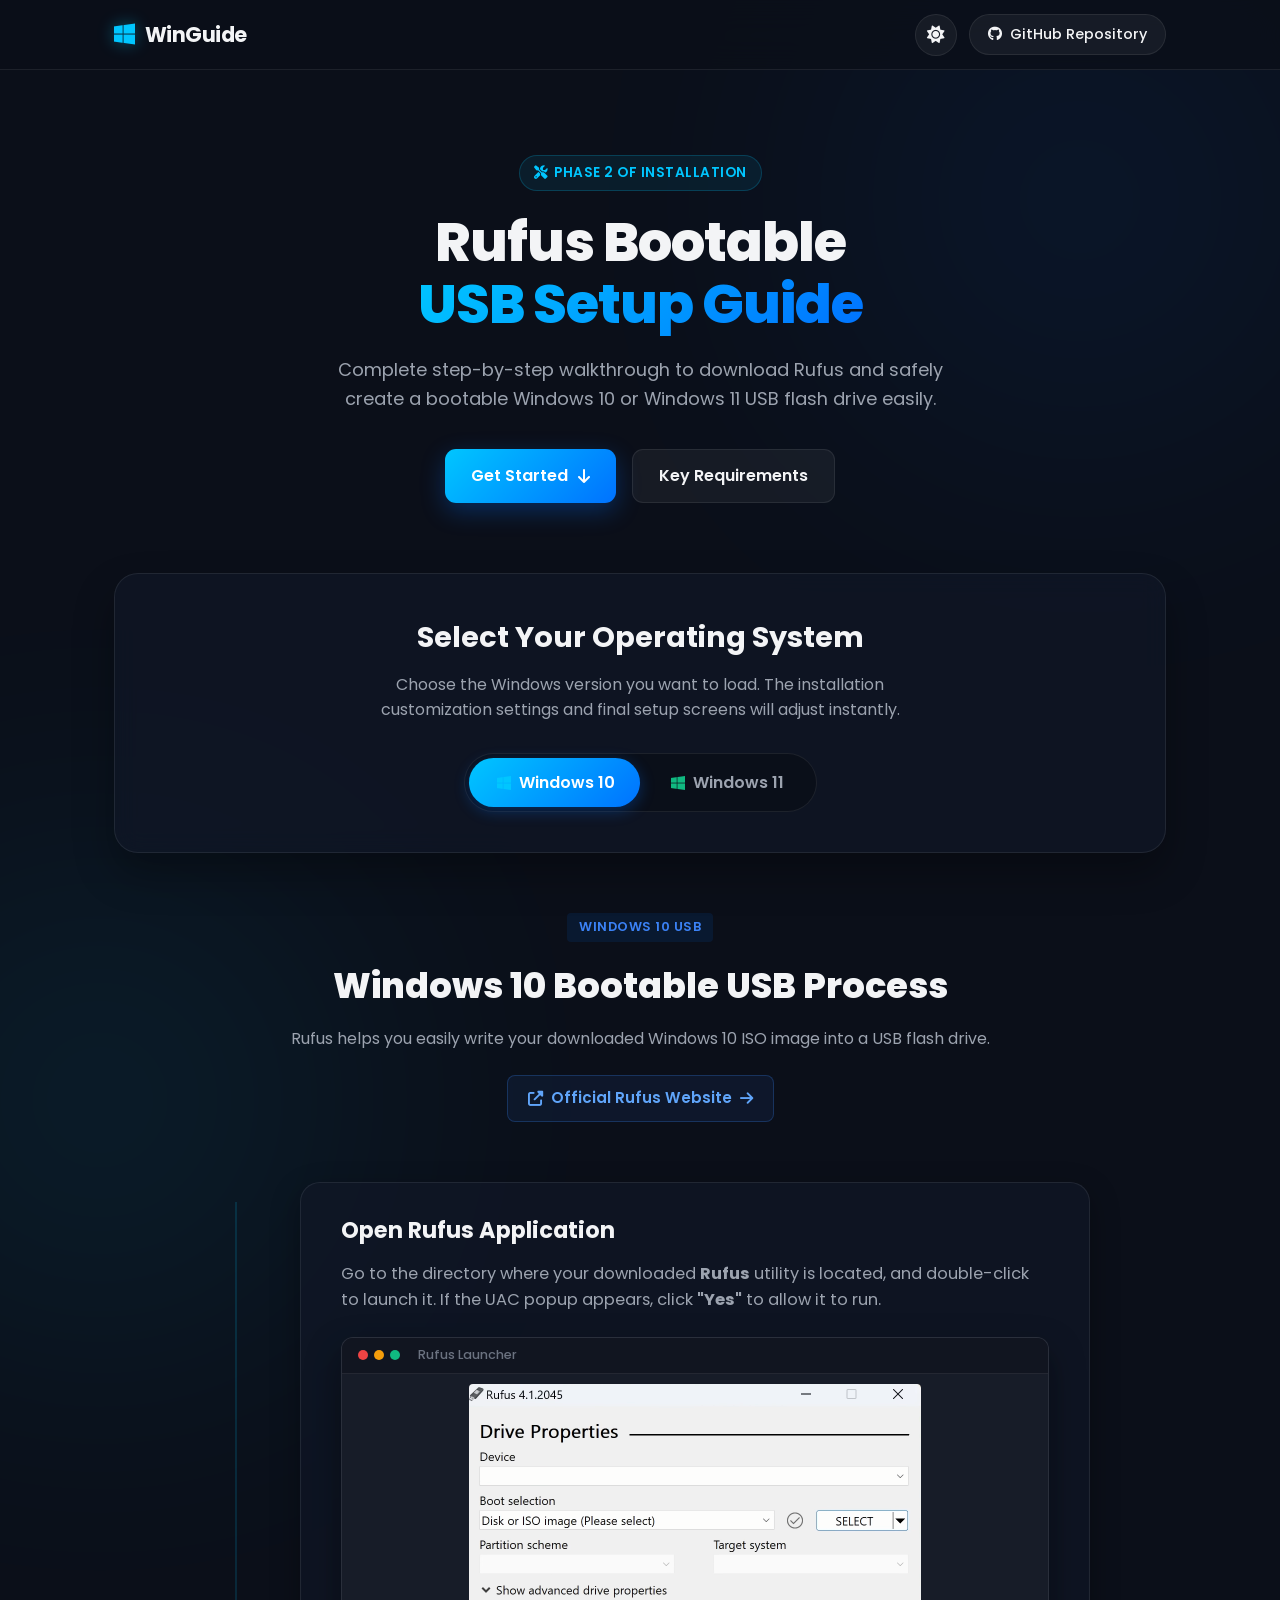
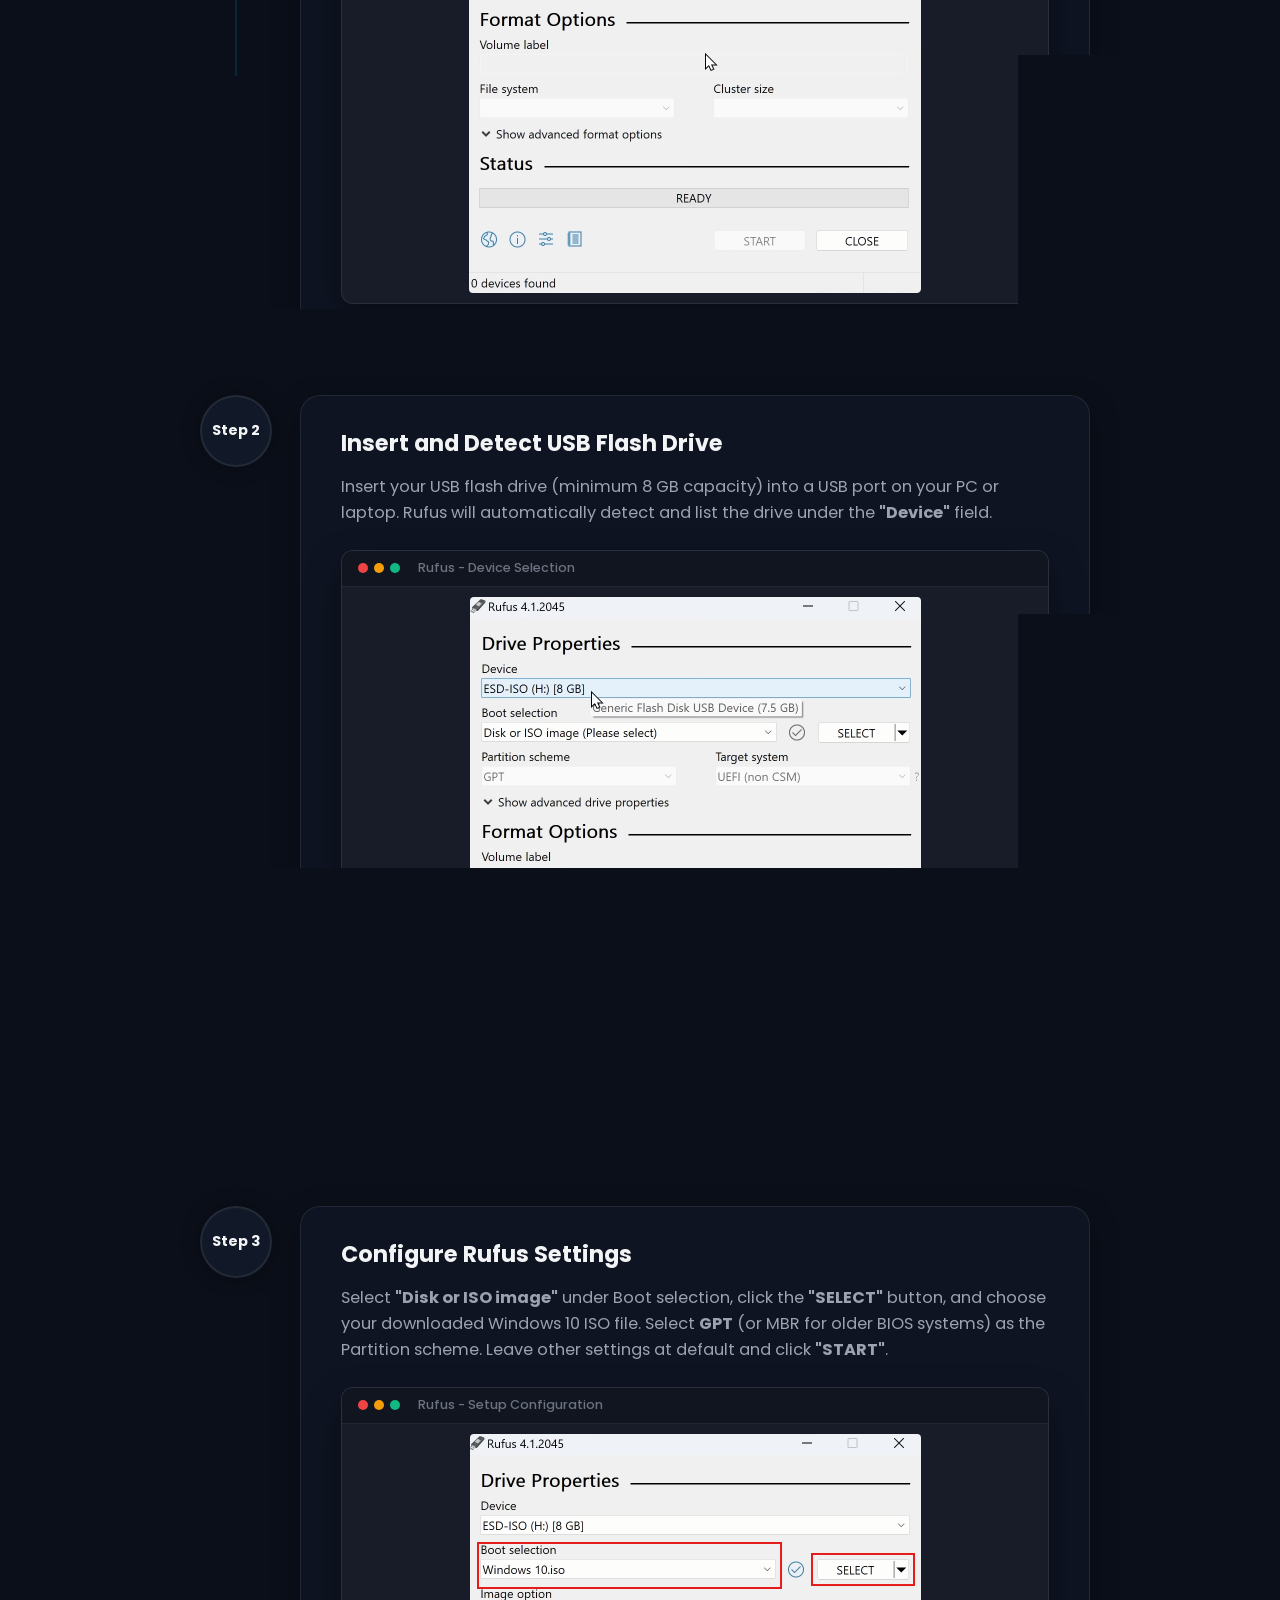
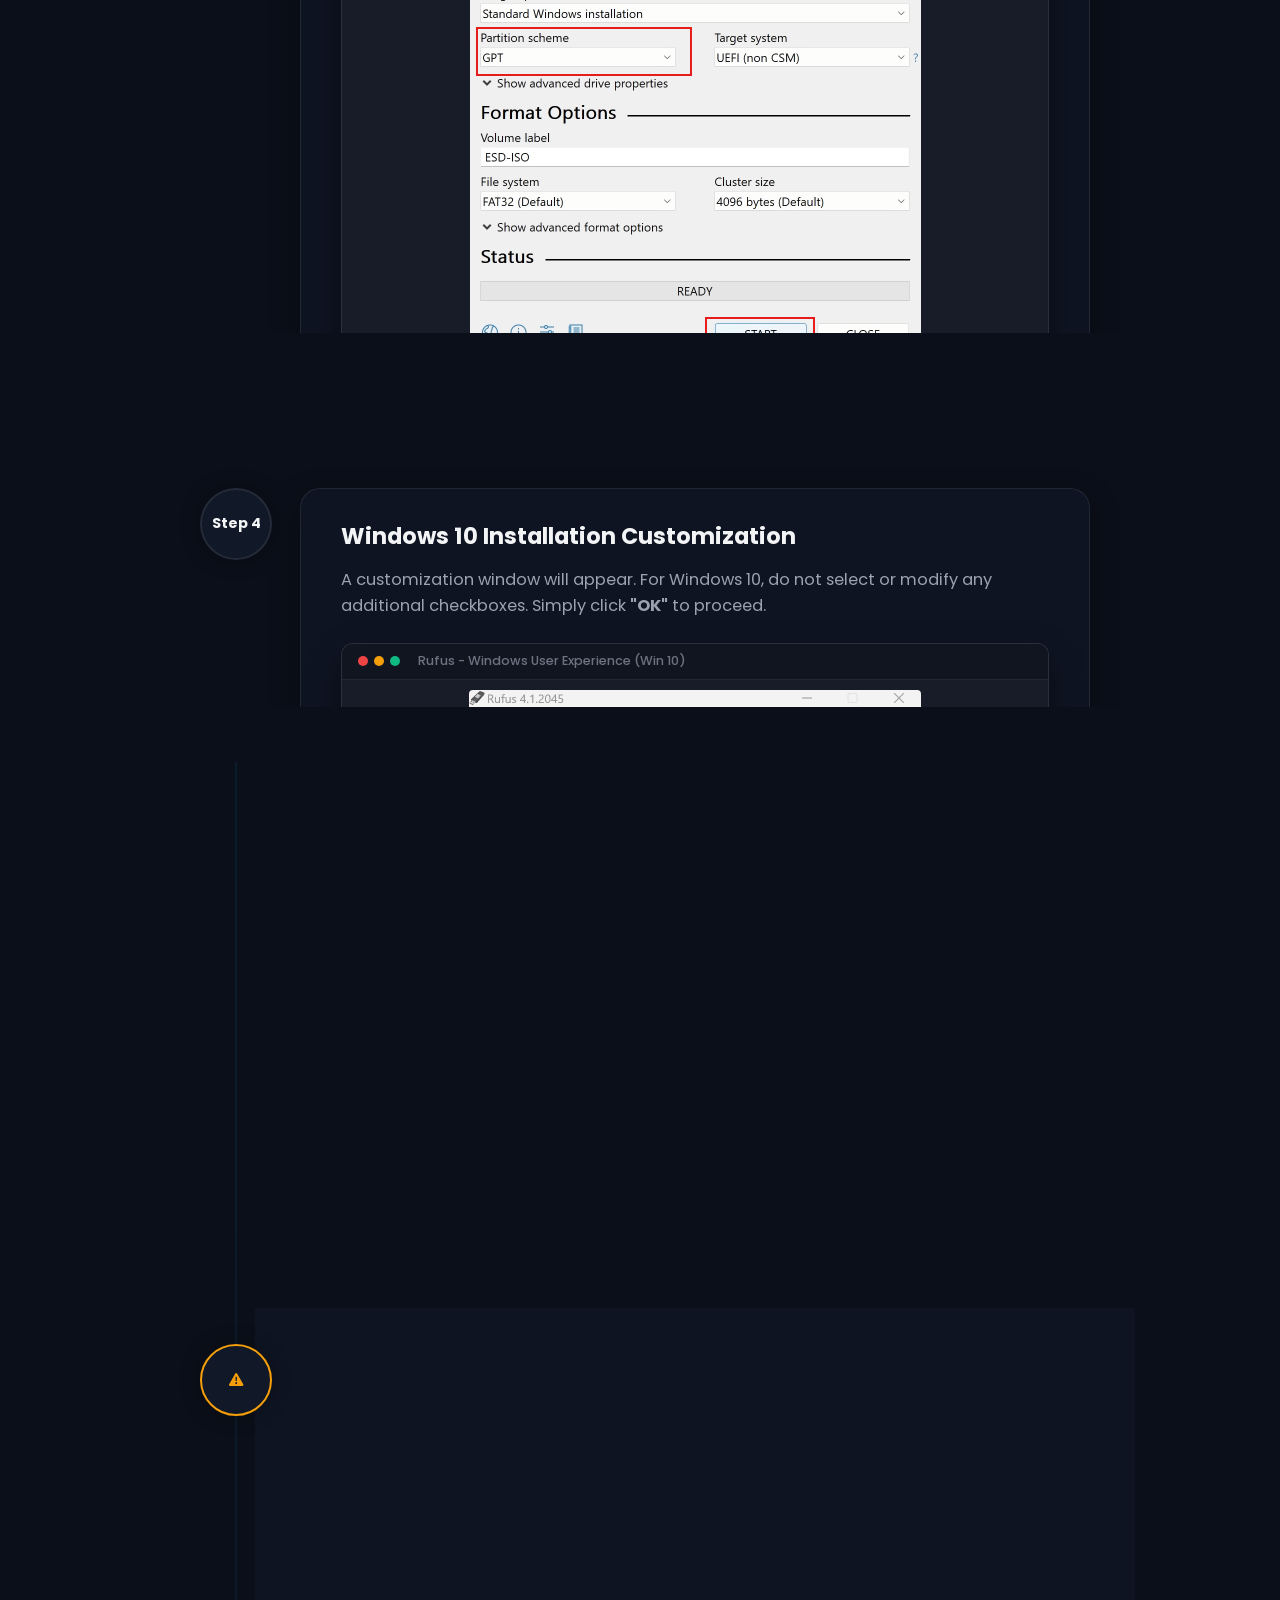
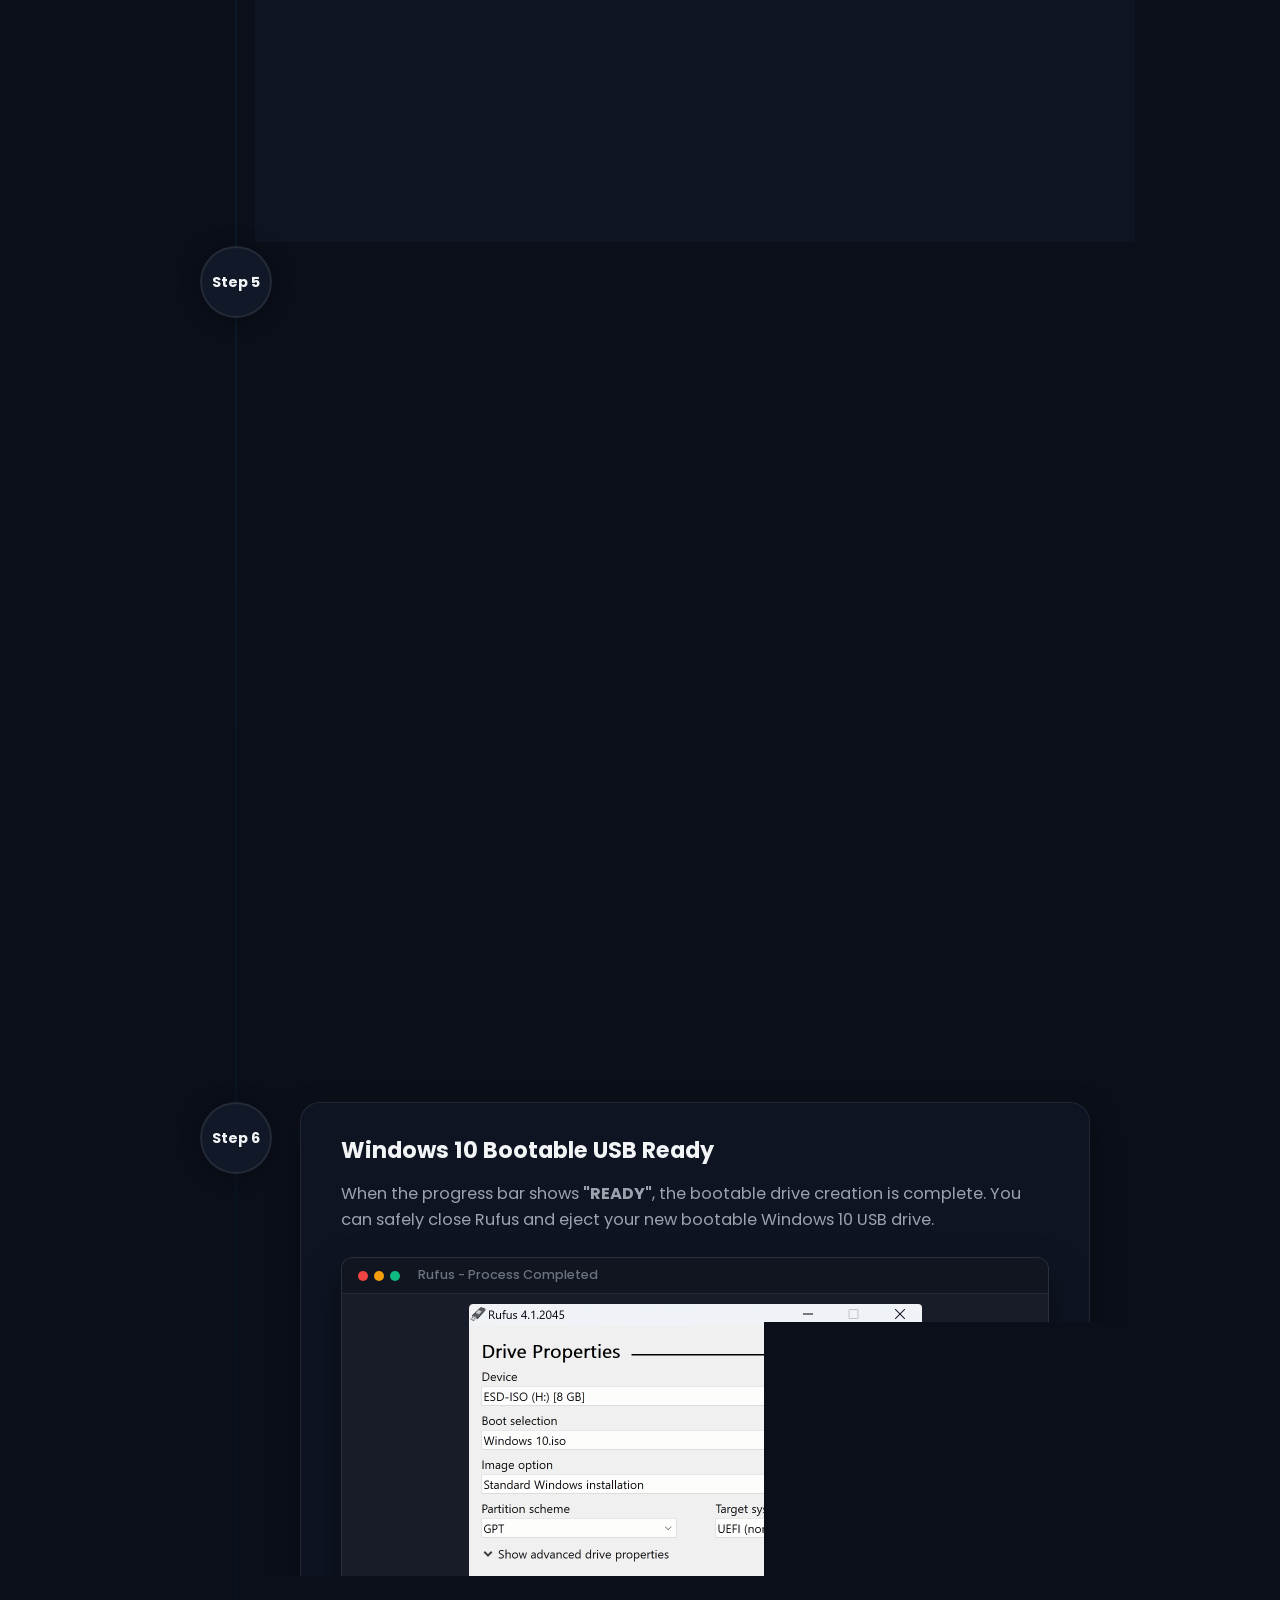
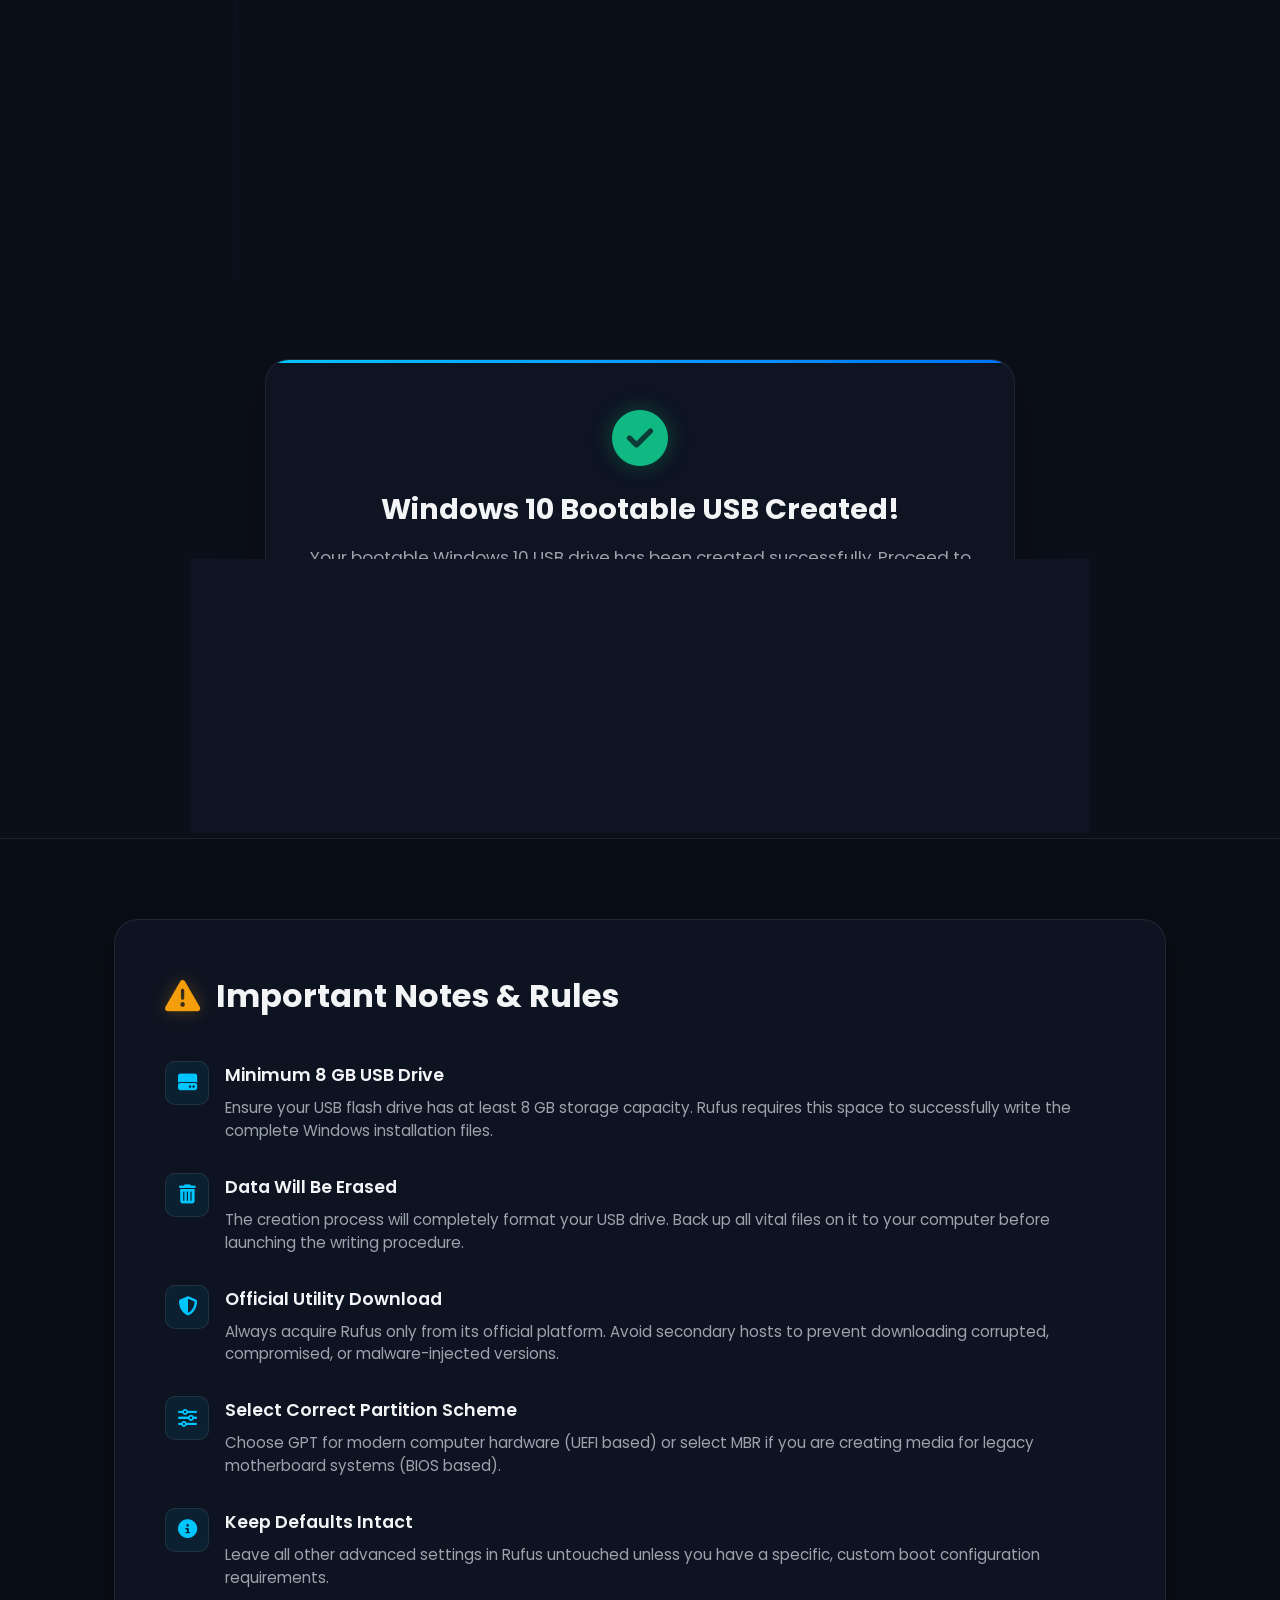
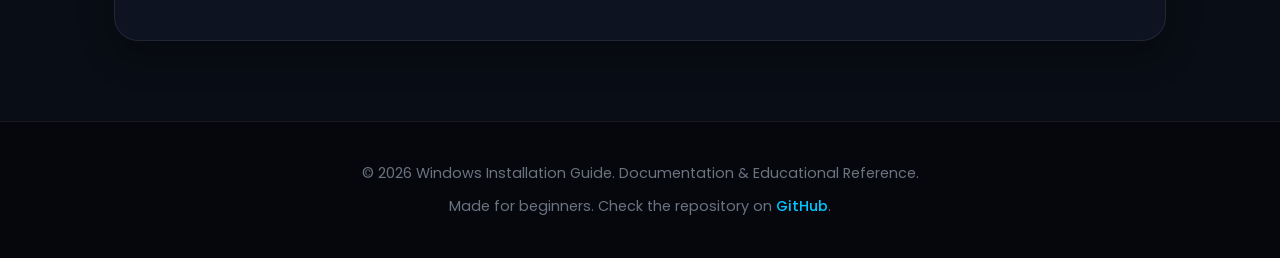
<file: 02-Bootable-USB-Setup/index.html>
<!DOCTYPE html>
<html lang="en">
<head>
    <meta charset="UTF-8">
    <meta name="viewport" content="width=device-width, initial-scale=1.0">
    <title>Rufus Bootable USB Setup Guide | Step-by-Step</title>
    <!-- Favicon -->
    <link rel="icon" type="image/svg+xml" href="data:image/svg+xml,%3Csvg xmlns='http://www.w3.org/2000/svg' viewBox='0 0 24 24'%3E%3Crect x='9' y='1' width='6' height='5' rx='1' fill='%2300c6ff'/%3E%3Crect x='10.5' y='2.5' width='1' height='1.5' fill='%230b0f19'/%3E%3Crect x='12.5' y='2.5' width='1' height='1.5' fill='%230b0f19'/%3E%3Crect x='6' y='6' width='12' height='16' rx='2' fill='%230072ff'/%3E%3Cpath d='M12 9v8M10 13l2-2 2 2' stroke='%23ffffff' stroke-width='1.5' stroke-linecap='round' stroke-linejoin='round' fill='none'/%3E%3C/svg%3E">
    <!-- Meta tags for SEO -->
    <meta name="description" content="A premium, step-by-step interactive landing page guiding you on how to create a bootable Windows 10 and Windows 11 USB drive using Rufus.">
    <meta name="keywords" content="Rufus, Bootable USB, Windows 10 USB, Windows 11 USB, GPT, MBR, ISO, Guide">
    <meta name="author" content="Shariar-Ahamed">
    
    <!-- Google Fonts -->
    <link rel="preconnect" href="https://fonts.googleapis.com">
    <link rel="preconnect" href="https://fonts.gstatic.com" crossorigin>
    <link href="https://fonts.googleapis.com/css2?family=Poppins:wght@300;400;500;600;700;800&display=swap" rel="stylesheet">
    
    <!-- FontAwesome Icons -->
    <link rel="stylesheet" href="https://cdnjs.cloudflare.com/ajax/libs/font-awesome/6.4.0/css/all.min.css">
    
    <!-- Custom CSS -->
    <link rel="stylesheet" href="style.css">
</head>
<body>
    <!-- Background Glow Blobs -->
    <div class="glow-wrapper" aria-hidden="true">
        <div class="glow-blob blob-1"></div>
        <div class="glow-blob blob-2"></div>
    </div>

    <header class="main-header">
        <div class="container header-container">
            <a href="#" class="logo-link">
                <div class="logo">
                    <i class="fab fa-windows logo-icon"></i>
                    <span>WinGuide</span>
                </div>
            </a>
            <nav class="nav-links">
                <button class="theme-toggle-btn" id="theme-toggle" onclick="toggleTheme()" aria-label="Toggle theme">
                    <i class="fas fa-sun" id="theme-icon"></i>
                </button>
                <a href="https://github.com/Shariar-Ahamed/Windows-Installation-Guide" target="_blank" class="github-btn" id="header-github-link">
                    <i class="fab fa-github"></i> <span>GitHub Repository</span>
                </a>
            </nav>
        </div>
    </header>

    <main>
        <!-- Hero Section -->
        <section class="hero-section" id="hero">
            <div class="container hero-container">
                <span class="badge"><i class="fas fa-tools"></i> Phase 2 of Installation</span>
                <h1 class="hero-title">Rufus Bootable <br><span class="gradient-text">USB Setup Guide</span></h1>
                <p class="hero-subtitle">
                    Complete step-by-step walkthrough to download Rufus and safely create a bootable Windows 10 or Windows 11 USB flash drive easily.
                </p>
                <div class="hero-actions">
                    <a href="#selector" class="btn btn-primary">Get Started <i class="fas fa-arrow-down"></i></a>
                    <a href="#notes" class="btn btn-secondary">Key Requirements</a>
                </div>
            </div>
        </section>

        <!-- OS Selector Section -->
        <section class="selector-section" id="selector">
            <div class="container">
                <div class="selector-card">
                    <h2 class="selector-title">Select Your Operating System</h2>
                    <p class="selector-desc">
                        Choose the Windows version you want to load. The installation customization settings and final setup screens will adjust instantly.
                    </p>
                    <div class="tabs-wrapper">
                        <div class="tab-slider-bg">
                            <div class="tab-slider" id="tab-slider"></div>
                            <button class="tab-btn active" id="tab-win10" onclick="switchOS('win10')">
                                <i class="fab fa-windows blue-accent"></i> Windows 10
                            </button>
                            <button class="tab-btn" id="tab-win11" onclick="switchOS('win11')">
                                <i class="fab fa-windows" style="color: #10b981;"></i> Windows 11
                            </button>
                        </div>
                    </div>
                </div>
            </div>
        </section>

        <!-- Windows 10 Step-by-Step Guide Section -->
        <section class="guide-container active" id="win10-guide-content">
            <div class="container">
                <div class="guide-header">
                    <div class="guide-info-badge">Windows 10 USB</div>
                    <h2>Windows 10 Bootable USB Process</h2>
                    <p>Rufus helps you easily write your downloaded Windows 10 ISO image into a USB flash drive.</p>
                    <a href="https://rufus.ie/en/" target="_blank" class="official-download-btn" id="win10-official-link">
                        <i class="fas fa-external-link-alt"></i> Official Rufus Website <i class="fas fa-arrow-right"></i>
                    </a>
                </div>

                <!-- Process Steps -->
                <div class="steps-timeline">
                    <!-- Step 1 -->
                    <div class="step-card" id="w10-step-1">
                        <div class="step-badge">Step 1</div>
                        <div class="step-content">
                            <h3 class="step-title">Open Rufus Application</h3>
                            <p class="step-text">
                                Go to the directory where your downloaded <strong>Rufus</strong> utility is located, and double-click to launch it. If the UAC popup appears, click <strong>"Yes"</strong> to allow it to run.
                            </p>
                            <div class="window-mock">
                                <div class="window-header">
                                    <span class="dot dot-red"></span>
                                    <span class="dot dot-yellow"></span>
                                    <span class="dot dot-green"></span>
                                    <span class="window-title-text">Rufus Launcher</span>
                                </div>
                                <div class="window-body">
                                    <img src="Rufus-2.png" alt="Launch Rufus Application" class="step-image" loading="lazy">
                                </div>
                            </div>
                        </div>
                    </div>

                    <!-- Step 2 -->
                    <div class="step-card" id="w10-step-2">
                        <div class="step-badge">Step 2</div>
                        <div class="step-content">
                            <h3 class="step-title">Insert and Detect USB Flash Drive</h3>
                            <p class="step-text">
                                Insert your USB flash drive (minimum 8 GB capacity) into a USB port on your PC or laptop. Rufus will automatically detect and list the drive under the <strong>"Device"</strong> field.
                            </p>
                            <div class="window-mock">
                                <div class="window-header">
                                    <span class="dot dot-red"></span>
                                    <span class="dot dot-yellow"></span>
                                    <span class="dot dot-green"></span>
                                    <span class="window-title-text">Rufus - Device Selection</span>
                                </div>
                                <div class="window-body">
                                    <img src="Rufus-3.png" alt="USB Device detected" class="step-image" loading="lazy">
                                </div>
                            </div>
                        </div>
                    </div>

                    <!-- Step 3 -->
                    <div class="step-card" id="w10-step-3">
                        <div class="step-badge">Step 3</div>
                        <div class="step-content">
                            <h3 class="step-title">Configure Rufus Settings</h3>
                            <p class="step-text">
                                Select <strong>"Disk or ISO image"</strong> under Boot selection, click the <strong>"SELECT"</strong> button, and choose your downloaded Windows 10 ISO file. Select <strong>GPT</strong> (or MBR for older BIOS systems) as the Partition scheme. Leave other settings at default and click <strong>"START"</strong>.
                            </p>
                            <div class="window-mock">
                                <div class="window-header">
                                    <span class="dot dot-red"></span>
                                    <span class="dot dot-yellow"></span>
                                    <span class="dot dot-green"></span>
                                    <span class="window-title-text">Rufus - Setup Configuration</span>
                                </div>
                                <div class="window-body">
                                    <img src="Rufus-4.png" alt="Configure Rufus Settings" class="step-image" loading="lazy">
                                </div>
                            </div>
                        </div>
                    </div>

                    <!-- Step 4 -->
                    <div class="step-card" id="w10-step-4">
                        <div class="step-badge">Step 4</div>
                        <div class="step-content">
                            <h3 class="step-title">Windows 10 Installation Customization</h3>
                            <p class="step-text">
                                A customization window will appear. For Windows 10, do not select or modify any additional checkboxes. Simply click <strong>"OK"</strong> to proceed.
                            </p>
                            <div class="window-mock">
                                <div class="window-header">
                                    <span class="dot dot-red"></span>
                                    <span class="dot dot-yellow"></span>
                                    <span class="dot dot-green"></span>
                                    <span class="window-title-text">Rufus - Windows User Experience (Win 10)</span>
                                </div>
                                <div class="window-body">
                                    <img src="Rufus-5.png" alt="Windows 10 Customization Settings" class="step-image" loading="lazy">
                                </div>
                            </div>
                        </div>
                    </div>

                    <!-- Step 5 (Warning) -->
                    <div class="step-card" id="w10-step-warning">
                        <div class="step-badge" style="border-color: var(--warning-yellow); color: var(--warning-yellow);"><i class="fas fa-exclamation-triangle"></i></div>
                        <div class="step-content">
                            <h3 class="step-title" style="color: var(--warning-yellow);">USB Drive Data Erasure Warning</h3>
                            <p class="step-text">
                                Rufus will pop up a warning message alerting you that all data on the selected USB drive will be permanently destroyed during formatting. Make sure you have backed up any important data, then click <strong>"OK"</strong>.
                            </p>
                            <div class="window-mock">
                                <div class="window-header">
                                    <span class="dot dot-red"></span>
                                    <span class="dot dot-yellow"></span>
                                    <span class="dot dot-green"></span>
                                    <span class="window-title-text">Rufus - Warning Dialog</span>
                                </div>
                                <div class="window-body">
                                    <img src="Rufus-6.png" alt="Data Erasure Warning Popup" class="step-image" loading="lazy">
                                </div>
                            </div>
                        </div>
                    </div>

                    <!-- Step 6 -->
                    <div class="step-card" id="w10-step-5">
                        <div class="step-badge">Step 5</div>
                        <div class="step-content">
                            <h3 class="step-title">Creating the Bootable USB Drive</h3>
                            <p class="step-text">
                                Rufus will format the drive and start writing the Windows 10 files to the USB. The green progress bar at the bottom will track the process status. Do not unplug the USB drive.
                            </p>
                            <div class="window-mock">
                                <div class="window-header">
                                    <span class="dot dot-red"></span>
                                    <span class="dot dot-yellow"></span>
                                    <span class="dot dot-green"></span>
                                    <span class="window-title-text">Rufus - Copying Files</span>
                                </div>
                                <div class="window-body">
                                    <img src="Rufus-7.png" alt="Copying Windows 10 Files to USB" class="step-image" loading="lazy">
                                </div>
                            </div>
                        </div>
                    </div>

                    <!-- Step 7 -->
                    <div class="step-card" id="w10-step-6">
                        <div class="step-badge">Step 6</div>
                        <div class="step-content">
                            <h3 class="step-title">Windows 10 Bootable USB Ready</h3>
                            <p class="step-text">
                                When the progress bar shows <strong>"READY"</strong>, the bootable drive creation is complete. You can safely close Rufus and eject your new bootable Windows 10 USB drive.
                            </p>
                            <div class="window-mock">
                                <div class="window-header">
                                    <span class="dot dot-red"></span>
                                    <span class="dot dot-yellow"></span>
                                    <span class="dot dot-green"></span>
                                    <span class="window-title-text">Rufus - Process Completed</span>
                                </div>
                                <div class="window-body">
                                    <img src="Rufus-8.png" alt="Windows 10 Bootable USB Ready" class="step-image" loading="lazy">
                                </div>
                            </div>
                        </div>
                    </div>
                </div>

                <!-- Success Footer Card -->
                <div class="success-footer-card">
                    <i class="fas fa-check-circle success-icon"></i>
                    <h3>Windows 10 Bootable USB Created!</h3>
                    <p>Your bootable Windows 10 USB drive has been created successfully. Proceed to the next phase to start the Windows installation process.</p>
                    <a href="../03-Windows-Installation/README.md" class="btn btn-primary btn-next-step">Proceed to Installation Guide <i class="fas fa-arrow-right"></i></a>
                </div>
            </div>
        </section>

        <!-- Windows 11 Step-by-Step Guide Section -->
        <section class="guide-container" id="win11-guide-content">
            <div class="container">
                <div class="guide-header">
                    <div class="guide-info-badge win11-badge">Windows 11 USB</div>
                    <h2 class="win11-text">Windows 11 Bootable USB Process</h2>
                    <p>Rufus helps you easily write your downloaded Windows 11 ISO image into a USB flash drive.</p>
                    <a href="https://rufus.ie/en/" target="_blank" class="win11-btn" id="win11-official-link">
                        <i class="fas fa-external-link-alt"></i> Official Rufus Website <i class="fas fa-arrow-right"></i>
                    </a>
                </div>

                <!-- Process Steps -->
                <div class="steps-timeline">
                    <!-- Step 1 -->
                    <div class="step-card" id="w11-step-1">
                        <div class="step-badge">Step 1</div>
                        <div class="step-content">
                            <h3 class="step-title">Open Rufus Application</h3>
                            <p class="step-text">
                                Go to the directory where your downloaded <strong>Rufus</strong> utility is located, and double-click to launch it. If the UAC popup appears, click <strong>"Yes"</strong> to allow it to run.
                            </p>
                            <div class="window-mock">
                                <div class="window-header">
                                    <span class="dot dot-red"></span>
                                    <span class="dot dot-yellow"></span>
                                    <span class="dot dot-green"></span>
                                    <span class="window-title-text">Rufus Launcher</span>
                                </div>
                                <div class="window-body">
                                    <img src="Rufus-2.png" alt="Launch Rufus Application" class="step-image" loading="lazy">
                                </div>
                            </div>
                        </div>
                    </div>

                    <!-- Step 2 -->
                    <div class="step-card" id="w11-step-2">
                        <div class="step-badge">Step 2</div>
                        <div class="step-content">
                            <h3 class="step-title">Insert and Detect USB Flash Drive</h3>
                            <p class="step-text">
                                Insert your USB flash drive (minimum 8 GB capacity) into a USB port on your PC or laptop. Rufus will automatically detect and list the drive under the <strong>"Device"</strong> field.
                            </p>
                            <div class="window-mock">
                                <div class="window-header">
                                    <span class="dot dot-red"></span>
                                    <span class="dot dot-yellow"></span>
                                    <span class="dot dot-green"></span>
                                    <span class="window-title-text">Rufus - Device Selection</span>
                                </div>
                                <div class="window-body">
                                    <img src="Rufus-3.png" alt="USB Device detected" class="step-image" loading="lazy">
                                </div>
                            </div>
                        </div>
                    </div>

                    <!-- Step 3 -->
                    <div class="step-card" id="w11-step-3">
                        <div class="step-badge">Step 3</div>
                        <div class="step-content">
                            <h3 class="step-title">Configure Rufus Settings</h3>
                            <p class="step-text">
                                Select <strong>"Disk or ISO image"</strong> under Boot selection, click the <strong>"SELECT"</strong> button, and choose your downloaded Windows 11 ISO file. Select <strong>GPT</strong> (UEFI standard for Windows 11) as the Partition scheme. Leave other settings at default and click <strong>"START"</strong>.
                            </p>
                            <div class="window-mock">
                                <div class="window-header">
                                    <span class="dot dot-red"></span>
                                    <span class="dot dot-yellow"></span>
                                    <span class="dot dot-green"></span>
                                    <span class="window-title-text">Rufus - Setup Configuration</span>
                                </div>
                                <div class="window-body">
                                    <img src="Rufus-4.png" alt="Configure Rufus Settings" class="step-image" loading="lazy">
                                </div>
                            </div>
                        </div>
                    </div>

                    <!-- Step 4 -->
                    <div class="step-card" id="w11-step-4">
                        <div class="step-badge">Step 4</div>
                        <div class="step-content">
                            <h3 class="step-title">Windows 11 Installation Customization</h3>
                            <p class="step-text">
                                A customization window will appear. For Windows 11, keep the default selected options unchanged (like removing the TPM 2.0 / Secure Boot requirements if running on unsupported hardware). Do not check any additional options. Simply click <strong>"OK"</strong>.
                            </p>
                            <div class="window-mock">
                                <div class="window-header">
                                    <span class="dot dot-red"></span>
                                    <span class="dot dot-yellow"></span>
                                    <span class="dot dot-green"></span>
                                    <span class="window-title-text">Rufus - Windows User Experience (Win 11)</span>
                                </div>
                                <div class="window-body">
                                    <img src="Rufus-9.png" alt="Windows 11 Customization Settings" class="step-image" loading="lazy">
                                </div>
                            </div>
                        </div>
                    </div>

                    <!-- Step 5 (Warning) -->
                    <div class="step-card" id="w11-step-warning">
                        <div class="step-badge" style="border-color: var(--warning-yellow); color: var(--warning-yellow);"><i class="fas fa-exclamation-triangle"></i></div>
                        <div class="step-content">
                            <h3 class="step-title" style="color: var(--warning-yellow);">USB Drive Data Erasure Warning</h3>
                            <p class="step-text">
                                Rufus will pop up a warning message alerting you that all data on the selected USB drive will be permanently destroyed during formatting. Make sure you have backed up any important data, then click <strong>"OK"</strong>.
                            </p>
                            <div class="window-mock">
                                <div class="window-header">
                                    <span class="dot dot-red"></span>
                                    <span class="dot dot-yellow"></span>
                                    <span class="dot dot-green"></span>
                                    <span class="window-title-text">Rufus - Warning Dialog</span>
                                </div>
                                <div class="window-body">
                                    <img src="Rufus-6.png" alt="Data Erasure Warning Popup" class="step-image" loading="lazy">
                                </div>
                            </div>
                        </div>
                    </div>

                    <!-- Step 6 -->
                    <div class="step-card" id="w11-step-5">
                        <div class="step-badge">Step 5</div>
                        <div class="step-content">
                            <h3 class="step-title">Creating the Bootable USB Drive</h3>
                            <p class="step-text">
                                Rufus will format the drive and start writing the Windows 11 files to the USB. The green progress bar at the bottom will track the process status. Do not unplug the USB drive.
                            </p>
                            <div class="window-mock">
                                <div class="window-header">
                                    <span class="dot dot-red"></span>
                                    <span class="dot dot-yellow"></span>
                                    <span class="dot dot-green"></span>
                                    <span class="window-title-text">Rufus - Copying Files</span>
                                </div>
                                <div class="window-body">
                                    <img src="Rufus-7.png" alt="Copying Windows 11 Files to USB" class="step-image" loading="lazy">
                                </div>
                            </div>
                        </div>
                    </div>

                    <!-- Step 7 -->
                    <div class="step-card" id="w11-step-6">
                        <div class="step-badge">Step 6</div>
                        <div class="step-content">
                            <h3 class="step-title">Windows 11 Bootable USB Ready</h3>
                            <p class="step-text">
                                When the progress bar shows <strong>"READY"</strong>, the bootable drive creation is complete. You can safely close Rufus and eject your new bootable Windows 11 USB drive.
                            </p>
                            <div class="window-mock">
                                <div class="window-header">
                                    <span class="dot dot-red"></span>
                                    <span class="dot dot-yellow"></span>
                                    <span class="dot dot-green"></span>
                                    <span class="window-title-text">Rufus - Process Completed</span>
                                </div>
                                <div class="window-body">
                                    <img src="Rufus-10.png" alt="Windows 11 Bootable USB Ready" class="step-image" loading="lazy">
                                </div>
                            </div>
                        </div>
                    </div>
                </div>

                <!-- Success Footer Card -->
                <div class="success-footer-card">
                    <i class="fas fa-check-circle success-icon" style="color: #10b981;"></i>
                    <h3 class="win11-text">Windows 11 Bootable USB Created!</h3>
                    <p>Your bootable Windows 11 USB drive has been created successfully. Proceed to the next phase to start the Windows installation process.</p>
                    <a href="../03-Windows-Installation/README.md" class="btn btn-primary win11-bg btn-next-step">Proceed to Installation Guide <i class="fas fa-arrow-right"></i></a>
                </div>
            </div>
        </section>

        <!-- Important Notes Section -->
        <section class="notes-section" id="notes">
            <div class="container">
                <div class="notes-card">
                    <div class="notes-header">
                        <i class="fas fa-exclamation-triangle warning-icon"></i>
                        <h2>Important Notes & Rules</h2>
                    </div>
                    <div class="notes-grid">
                        <div class="note-item">
                            <div class="note-icon"><i class="fas fa-hdd"></i></div>
                            <div class="note-info">
                                <h4>Minimum 8 GB USB Drive</h4>
                                <p>Ensure your USB flash drive has at least 8 GB storage capacity. Rufus requires this space to successfully write the complete Windows installation files.</p>
                            </div>
                        </div>
                        <div class="note-item">
                            <div class="note-icon"><i class="fas fa-trash-alt"></i></div>
                            <div class="note-info">
                                <h4>Data Will Be Erased</h4>
                                <p>The creation process will completely format your USB drive. Back up all vital files on it to your computer before launching the writing procedure.</p>
                            </div>
                        </div>
                        <div class="note-item">
                            <div class="note-icon"><i class="fas fa-shield-alt"></i></div>
                            <div class="note-info">
                                <h4>Official Utility Download</h4>
                                <p>Always acquire Rufus only from its official platform. Avoid secondary hosts to prevent downloading corrupted, compromised, or malware-injected versions.</p>
                            </div>
                        </div>
                        <div class="note-item">
                            <div class="note-icon"><i class="fas fa-sliders-h"></i></div>
                            <div class="note-info">
                                <h4>Select Correct Partition Scheme</h4>
                                <p>Choose GPT for modern computer hardware (UEFI based) or select MBR if you are creating media for legacy motherboard systems (BIOS based).</p>
                            </div>
                        </div>
                        <div class="note-item">
                            <div class="note-icon"><i class="fas fa-info-circle"></i></div>
                            <div class="note-info">
                                <h4>Keep Defaults Intact</h4>
                                <p>Leave all other advanced settings in Rufus untouched unless you have a specific, custom boot configuration requirements.</p>
                            </div>
                        </div>
                    </div>
                </div>
            </div>
        </section>
    </main>

    <!-- Footer -->
    <footer class="main-footer">
        <div class="container footer-content">
            <p>&copy; 2026 Windows Installation Guide. Documentation & Educational Reference.</p>
            <p>Made for beginners. Check the repository on <a href="https://github.com/Shariar-Ahamed/Windows-Installation-Guide" target="_blank" class="footer-link">GitHub</a>.</p>
        </div>
    </footer>

    <!-- JS Logic for Tabs Switching & Themes -->
    <script>
        function switchOS(os) {
            // Get elements
            const tabWin10 = document.getElementById('tab-win10');
            const tabWin11 = document.getElementById('tab-win11');
            const slider = document.getElementById('tab-slider');
            const win10Content = document.getElementById('win10-guide-content');
            const win11Content = document.getElementById('win11-guide-content');

            if (os === 'win10') {
                // Set active tab
                tabWin10.classList.add('active');
                tabWin11.classList.remove('active');
                slider.style.left = '4px';
                
                // Show content
                win10Content.classList.add('active');
                win11Content.classList.remove('active');
            } else if (os === 'win11') {
                // Set active tab
                tabWin11.classList.add('active');
                tabWin10.classList.remove('active');
                
                // Calculate width to position the slider thumb on Windows 11
                const btnWidth = tabWin10.offsetWidth;
                slider.style.left = (btnWidth + 4) + 'px';

                // Show content
                win11Content.classList.add('active');
                win10Content.classList.remove('active');
            }
        }

        // Adjust tab slider position on window resize
        window.addEventListener('resize', () => {
            const activeTab = document.querySelector('.tab-btn.active');
            if (activeTab && activeTab.id === 'tab-win11') {
                switchOS('win11');
            } else {
                switchOS('win10');
            }
        });

        // Theme Toggling Logic
        function initTheme() {
            const currentTheme = localStorage.getItem('theme') || 'dark';
            const themeIcon = document.getElementById('theme-icon');
            
            if (currentTheme === 'light') {
                document.body.classList.add('light-mode');
                themeIcon.className = 'fas fa-moon';
            } else {
                document.body.classList.remove('light-mode');
                themeIcon.className = 'fas fa-sun';
            }
        }

        function toggleTheme() {
            const themeIcon = document.getElementById('theme-icon');
            if (document.body.classList.contains('light-mode')) {
                document.body.classList.remove('light-mode');
                localStorage.setItem('theme', 'dark');
                themeIcon.className = 'fas fa-sun';
            } else {
                document.body.classList.add('light-mode');
                localStorage.setItem('theme', 'light');
                themeIcon.className = 'fas fa-moon';
            }
        }

        // Initialize theme on load
        window.addEventListener('DOMContentLoaded', initTheme);
    </script>
</body>
</html>
</file>
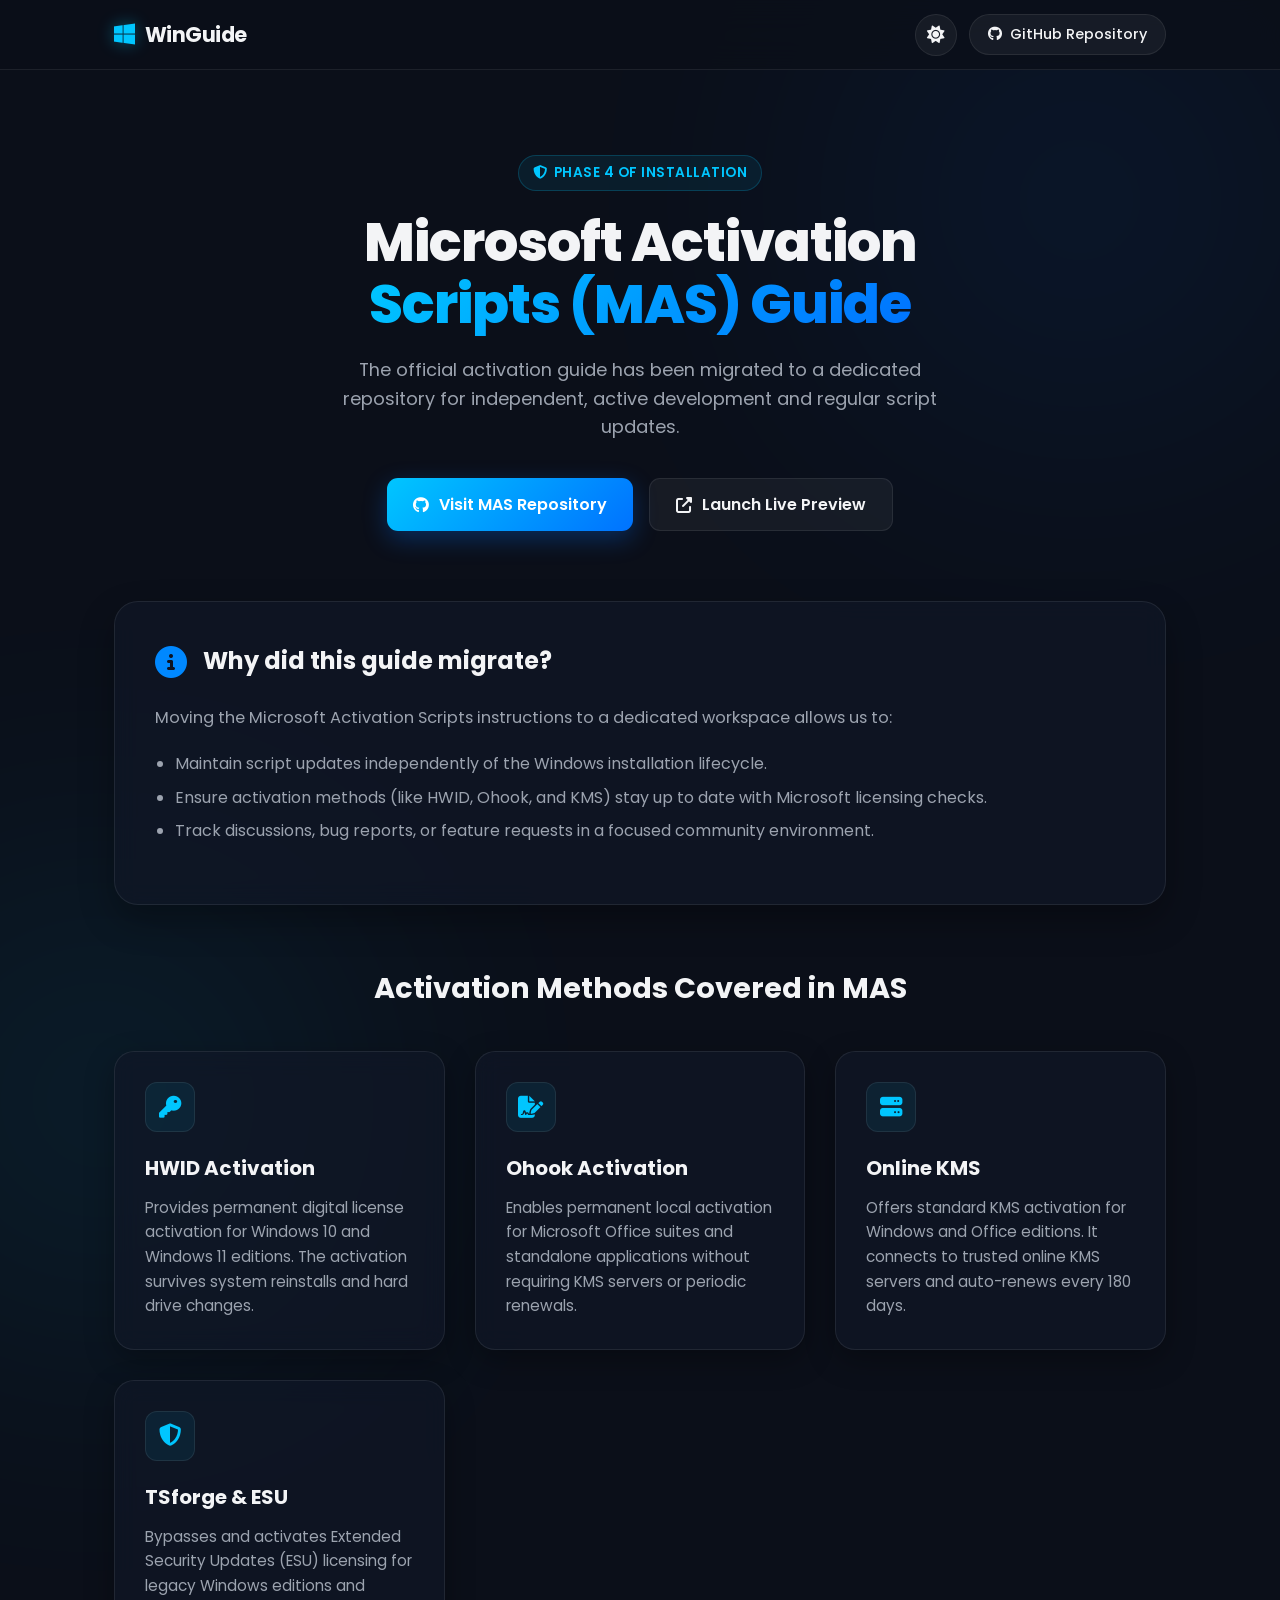
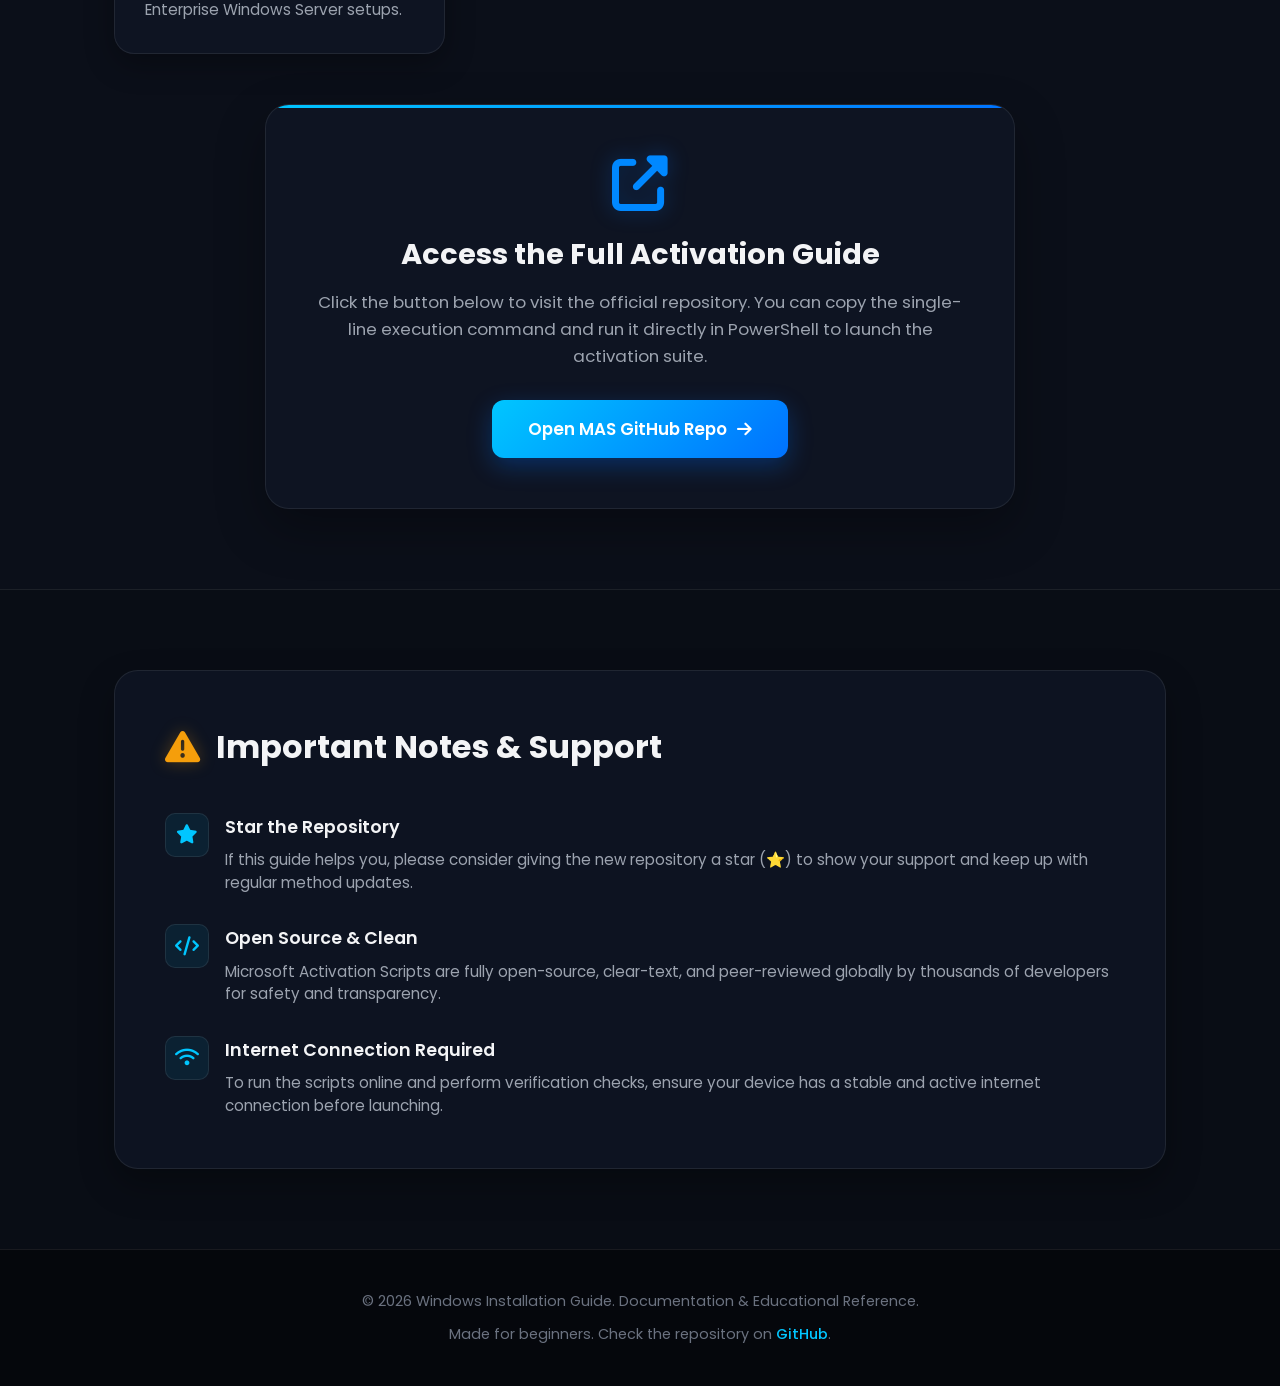
<file: 04-Microsoft-Activation-Scripts/index.html>
<!DOCTYPE html>
<html lang="en">
<head>
    <meta charset="UTF-8">
    <meta name="viewport" content="width=device-width, initial-scale=1.0">
    <title>Microsoft Activation Scripts (MAS) Guide</title>
    <!-- Favicon -->
    <link rel="icon" type="image/svg+xml" href="data:image/svg+xml,%3Csvg xmlns='http://www.w3.org/2000/svg' viewBox='0 0 24 24'%3E%3Cpath fill='%230072ff' d='M12 2L2 5v6c0 5.5 4.5 10 10 11 5.5-1 10-5.5 10-11V5l-10-3z'/%3E%3Cpath fill='%2300c6ff' d='M10 15.5l-4-4 1.5-1.5L10 12.5l6.5-6.5 1.5 1.5-8 8z'/%3E%3C/svg%3E">
    <!-- Meta tags for SEO -->
    <meta name="description" content="Reference page for the Microsoft Activation Scripts (MAS) guide. Find the dedicated repository for Windows and Office activation methods.">
    <meta name="keywords" content="Microsoft Activation Scripts, MAS, HWID, Ohook, KMS, Office Activation, Windows Activation, Guide">
    <meta name="author" content="Shariar-Ahamed">
    
    <!-- Google Fonts -->
    <link rel="preconnect" href="https://fonts.googleapis.com">
    <link rel="preconnect" href="https://fonts.gstatic.com" crossorigin>
    <link href="https://fonts.googleapis.com/css2?family=Poppins:wght@300;400;500;600;700;800&display=swap" rel="stylesheet">
    
    <!-- FontAwesome Icons -->
    <link rel="stylesheet" href="https://cdnjs.cloudflare.com/ajax/libs/font-awesome/6.4.0/css/all.min.css">
    
    <!-- Custom CSS -->
    <link rel="stylesheet" href="style.css">
</head>
<body>
    <!-- Background Glow Blobs -->
    <div class="glow-wrapper" aria-hidden="true">
        <div class="glow-blob blob-1"></div>
        <div class="glow-blob blob-2"></div>
    </div>

    <header class="main-header">
        <div class="container header-container">
            <a href="#" class="logo-link">
                <div class="logo">
                    <i class="fab fa-windows logo-icon"></i>
                    <span>WinGuide</span>
                </div>
            </a>
            <nav class="nav-links">
                <button class="theme-toggle-btn" id="theme-toggle" onclick="toggleTheme()" aria-label="Toggle theme">
                    <i class="fas fa-sun" id="theme-icon"></i>
                </button>
                <a href="https://github.com/Shariar-Ahamed/Windows-Installation-Guide" target="_blank" class="github-btn" id="header-github-link">
                    <i class="fab fa-github"></i> <span>GitHub Repository</span>
                </a>
            </nav>
        </div>
    </header>

    <main>
        <!-- Hero Section -->
        <section class="hero-section" id="hero">
            <div class="container hero-container">
                <span class="badge"><i class="fas fa-shield-alt"></i> Phase 4 of Installation</span>
                <h1 class="hero-title">Microsoft Activation <br><span class="gradient-text">Scripts (MAS) Guide</span></h1>
                <p class="hero-subtitle">
                    The official activation guide has been migrated to a dedicated repository for independent, active development and regular script updates.
                </p>
                <div class="hero-actions">
                    <a href="https://github.com/Shariar-Ahamed/Microsoft-Activation-Scripts" target="_blank" class="btn btn-primary">
                        <i class="fab fa-github"></i> Visit MAS Repository
                    </a>
                    <a href="https://shariar-ahamed.github.io/Microsoft-Activation-Scripts/" target="_blank" class="btn btn-secondary">
                        <i class="fas fa-external-link-alt"></i> Launch Live Preview
                    </a>
                </div>
            </div>
        </section>

        <!-- Details Section -->
        <section class="details-section">
            <div class="container">
                <!-- Info Banner Card -->
                <div class="info-banner-card">
                    <div class="info-banner-header">
                        <i class="fas fa-info-circle info-banner-icon"></i>
                        <h3>Why did this guide migrate?</h3>
                    </div>
                    <div class="info-banner-body">
                        <p>
                            Moving the Microsoft Activation Scripts instructions to a dedicated workspace allows us to:
                        </p>
                        <ul class="info-banner-list">
                            <li>Maintain script updates independently of the Windows installation lifecycle.</li>
                            <li>Ensure activation methods (like HWID, Ohook, and KMS) stay up to date with Microsoft licensing checks.</li>
                            <li>Track discussions, bug reports, or feature requests in a focused community environment.</li>
                        </ul>
                    </div>
                </div>

                <!-- Features Cards Grid -->
                <h2 style="text-align: center; font-family: var(--font-header); font-size: 1.8rem; font-weight: 700; margin-bottom: 40px; color: var(--text-primary);">
                    Activation Methods Covered in MAS
                </h2>
                <div class="details-grid">
                    <!-- HWID -->
                    <div class="detail-card">
                        <div class="detail-icon"><i class="fas fa-key"></i></div>
                        <h3>HWID Activation</h3>
                        <p>Provides permanent digital license activation for Windows 10 and Windows 11 editions. The activation survives system reinstalls and hard drive changes.</p>
                    </div>

                    <!-- Ohook -->
                    <div class="detail-card">
                        <div class="detail-icon"><i class="fas fa-file-signature"></i></div>
                        <h3>Ohook Activation</h3>
                        <p>Enables permanent local activation for Microsoft Office suites and standalone applications without requiring KMS servers or periodic renewals.</p>
                    </div>

                    <!-- KMS -->
                    <div class="detail-card">
                        <div class="detail-icon"><i class="fas fa-server"></i></div>
                        <h3>Online KMS</h3>
                        <p>Offers standard KMS activation for Windows and Office editions. It connects to trusted online KMS servers and auto-renews every 180 days.</p>
                    </div>

                    <!-- TSforge -->
                    <div class="detail-card">
                        <div class="detail-icon"><i class="fas fa-shield-alt"></i></div>
                        <h3>TSforge & ESU</h3>
                        <p>Bypasses and activates Extended Security Updates (ESU) licensing for legacy Windows editions and Enterprise Windows Server setups.</p>
                    </div>
                </div>

                <!-- Redirect Footer Card -->
                <div class="redirect-footer-card">
                    <i class="fas fa-external-link-alt redirect-icon"></i>
                    <h3>Access the Full Activation Guide</h3>
                    <p>Click the button below to visit the official repository. You can copy the single-line execution command and run it directly in PowerShell to launch the activation suite.</p>
                    <a href="https://github.com/Shariar-Ahamed/Microsoft-Activation-Scripts" target="_blank" class="btn btn-primary btn-redirect">
                        Open MAS GitHub Repo <i class="fas fa-arrow-right"></i>
                    </a>
                </div>
            </div>
        </section>

        <!-- Important Notes Section -->
        <section class="notes-section" id="notes">
            <div class="container">
                <div class="notes-card">
                    <div class="notes-header">
                        <i class="fas fa-exclamation-triangle warning-icon"></i>
                        <h2>Important Notes & Support</h2>
                    </div>
                    <div class="notes-grid">
                        <div class="note-item">
                            <div class="note-icon"><i class="fas fa-star"></i></div>
                            <div class="note-info">
                                <h4>Star the Repository</h4>
                                <p>If this guide helps you, please consider giving the new repository a star (⭐) to show your support and keep up with regular method updates.</p>
                            </div>
                        </div>
                        <div class="note-item">
                            <div class="note-icon"><i class="fas fa-code"></i></div>
                            <div class="note-info">
                                <h4>Open Source & Clean</h4>
                                <p>Microsoft Activation Scripts are fully open-source, clear-text, and peer-reviewed globally by thousands of developers for safety and transparency.</p>
                            </div>
                        </div>
                        <div class="note-item">
                            <div class="note-icon"><i class="fas fa-wifi"></i></div>
                            <div class="note-info">
                                <h4>Internet Connection Required</h4>
                                <p>To run the scripts online and perform verification checks, ensure your device has a stable and active internet connection before launching.</p>
                            </div>
                        </div>
                    </div>
                </div>
            </div>
        </section>
    </main>

    <!-- Footer -->
    <footer class="main-footer">
        <div class="container footer-content">
            <p>&copy; 2026 Windows Installation Guide. Documentation & Educational Reference.</p>
            <p>Made for beginners. Check the repository on <a href="https://github.com/Shariar-Ahamed/Windows-Installation-Guide" target="_blank" class="footer-link">GitHub</a>.</p>
        </div>
    </footer>

    <!-- JS Logic for Themes -->
    <script>
        // Theme Toggling Logic
        function initTheme() {
            const currentTheme = localStorage.getItem('theme') || 'dark';
            const themeIcon = document.getElementById('theme-icon');
            
            if (currentTheme === 'light') {
                document.body.classList.add('light-mode');
                themeIcon.className = 'fas fa-moon';
            } else {
                document.body.classList.remove('light-mode');
                themeIcon.className = 'fas fa-sun';
            }
        }

        function toggleTheme() {
            const themeIcon = document.getElementById('theme-icon');
            if (document.body.classList.contains('light-mode')) {
                document.body.classList.remove('light-mode');
                localStorage.setItem('theme', 'dark');
                themeIcon.className = 'fas fa-sun';
            } else {
                document.body.classList.add('light-mode');
                localStorage.setItem('theme', 'light');
                themeIcon.className = 'fas fa-moon';
            }
        }

        // Initialize theme on load
        window.addEventListener('DOMContentLoaded', initTheme);
    </script>
</body>
</html>
</file>
<file: 02-Bootable-USB-Setup/style.css>
/* ==========================================================================
   Base Styles & Reset & Theme System
   ========================================================================== */
:root {
    --bg-dark: #0b0f19;
    --bg-card: rgba(17, 24, 39, 0.7);
    --bg-card-hover: rgba(22, 28, 45, 0.85);
    --header-bg: rgba(11, 15, 25, 0.75);
    
    --text-primary: #f3f4f6;
    --text-secondary: #9ca3af;
    --text-muted: #6b7280;
    
    --primary-gradient: linear-gradient(135deg, #00c6ff, #0072ff);
    --win11-gradient: linear-gradient(135deg, #10b981, #059669);
    --border-color: rgba(255, 255, 255, 0.08);
    --border-hover: rgba(0, 198, 255, 0.3);
    
    --accent-blue: #0088ff;
    --accent-glow: rgba(0, 114, 255, 0.15);
    --warning-yellow: #f59e0b;
    --warning-glow: rgba(245, 158, 11, 0.1);
    --success-green: #10b981;
    
    --font-primary: 'Poppins', sans-serif;
    --font-header: 'Poppins', sans-serif;
    
    --transition-smooth: all 0.3s cubic-bezier(0.4, 0, 0.2, 1);
    
    --window-header-bg: #111520;
    --window-mock-bg: #181d2a;
    --blob-opacity: 0.18;
    
    --shadow-card: rgba(0, 0, 0, 0.3);
    --shadow-window: rgba(0, 0, 0, 0.4);
    --shadow-glow: rgba(0, 198, 255, 0.08);
    
    --btn-bg: rgba(255, 255, 255, 0.05);
    --btn-bg-hover: rgba(255, 255, 255, 0.1);
    
    --tab-bg: rgba(0, 0, 0, 0.25);
    --badge-bg: #111827;
    --notes-bg: rgba(0, 0, 0, 0.15);
    --footer-bg: #05070c;
    
    /* New theme-specific colors to improve Light Mode readability */
    --logo-color: #00c6ff;
    --logo-shadow: drop-shadow(0 0 8px rgba(0, 198, 255, 0.4));
    --badge-text: #00c6ff;
    --badge-bg-tag: rgba(0, 198, 255, 0.08);
    --badge-border: rgba(0, 198, 255, 0.2);
    --link-color: #00c6ff;
    --note-icon-color: #00c6ff;
    --note-icon-bg: rgba(0, 198, 255, 0.08);
    --btn-outline-text: #60a5fa;
    --btn-outline-bg: rgba(59, 130, 246, 0.08);
    --win11-outline-text: #34d399;
    --win11-outline-bg: rgba(16, 185, 129, 0.08);
}

body.light-mode {
    --bg-dark: #f3f4f6;
    --bg-card: rgba(255, 255, 255, 0.85);
    --bg-card-hover: rgba(255, 255, 255, 0.95);
    --header-bg: rgba(243, 244, 246, 0.8);
    
    --text-primary: #111827;
    --text-secondary: #4b5563;
    --text-muted: #5e6b7e;
    
    --border-color: rgba(0, 0, 0, 0.08);
    --border-hover: rgba(0, 114, 255, 0.4);
    
    --accent-glow: rgba(0, 114, 255, 0.05);
    --warning-glow: rgba(245, 158, 11, 0.05);
    
    --window-header-bg: #e5e7eb;
    --window-mock-bg: #ffffff;
    --blob-opacity: 0.06;
    
    --shadow-card: rgba(0, 0, 0, 0.06);
    --shadow-window: rgba(0, 0, 0, 0.12);
    --shadow-glow: rgba(0, 114, 255, 0.03);
    
    --btn-bg: rgba(0, 0, 0, 0.05);
    --btn-bg-hover: rgba(0, 0, 0, 0.08);
    
    --tab-bg: rgba(0, 0, 0, 0.05);
    --badge-bg: #ffffff;
    --notes-bg: rgba(0, 0, 0, 0.03);
    --footer-bg: #e5e7eb;
    
    /* Light Mode improvements */
    --logo-color: #0078d4;
    --logo-shadow: none;
    --badge-text: #0066cc;
    --badge-bg-tag: rgba(0, 102, 204, 0.06);
    --badge-border: rgba(0, 102, 204, 0.15);
    --link-color: #0066cc;
    --note-icon-color: #0078d4;
    --note-icon-bg: rgba(0, 120, 212, 0.06);
    --btn-outline-text: #1d4ed8;
    --btn-outline-bg: rgba(29, 78, 216, 0.06);
    --win11-outline-text: #047857;
    --win11-outline-bg: rgba(4, 120, 87, 0.06);
}

html, body {
    overflow-x: hidden;
    max-width: 100%;
    width: 100%;
}

header, main, footer {
    width: 100%;
    max-width: 100%;
}

* {
    margin: 0;
    padding: 0;
    box-sizing: border-box;
    scroll-behavior: smooth;
}

body {
    background-color: var(--bg-dark);
    color: var(--text-primary);
    font-family: var(--font-primary);
    line-height: 1.6;
    position: relative;
    transition: background-color 0.3s ease, color 0.3s ease;
}

/* Background Glow Blobs */
.glow-wrapper {
    position: absolute;
    top: 0;
    left: 0;
    width: 100%;
    height: 100%;
    overflow: hidden;
    z-index: -1;
    pointer-events: none;
}

.glow-blob {
    position: absolute;
    width: 600px;
    height: 600px;
    border-radius: 50%;
    filter: blur(140px);
    opacity: var(--blob-opacity);
    transition: opacity 0.3s ease;
}

.blob-1 {
    background: radial-gradient(circle, #0072ff 0%, transparent 70%);
    top: -100px;
    right: -100px;
}

.blob-2 {
    background: radial-gradient(circle, #00c6ff 0%, transparent 70%);
    top: 800px;
    left: -200px;
}

/* Utilities */
.container {
    width: 100%;
    max-width: 1100px;
    margin: 0 auto;
    padding: 0 24px;
}

.gradient-text {
    background: var(--primary-gradient);
    -webkit-background-clip: text;
    background-clip: text;
    -webkit-text-fill-color: transparent;
    display: inline-block;
}

/* ==========================================================================
   Header / Navigation
   ========================================================================== */
.main-header {
    background: var(--header-bg);
    backdrop-filter: blur(16px);
    -webkit-backdrop-filter: blur(16px);
    border-bottom: 1px solid var(--border-color);
    position: fixed;
    top: 0;
    left: 0;
    right: 0;
    height: 70px;
    z-index: 1000;
    display: flex;
    align-items: center;
    transition: background 0.3s ease, border-color 0.3s ease;
}

.header-container {
    display: flex;
    justify-content: space-between;
    align-items: center;
}

.logo-link {
    text-decoration: none;
    color: inherit;
}

.logo {
    display: flex;
    align-items: center;
    gap: 10px;
    font-family: var(--font-header);
    font-size: 1.3rem;
    font-weight: 700;
    letter-spacing: -0.5px;
}

.logo-icon {
    font-size: 1.5rem;
    color: var(--logo-color);
    filter: var(--logo-shadow);
    transition: var(--transition-smooth);
}

.nav-links {
    display: flex;
    align-items: center;
    gap: 12px;
}

.theme-toggle-btn {
    display: inline-flex;
    align-items: center;
    justify-content: center;
    width: 42px;
    height: 42px;
    border-radius: 50%;
    background: var(--btn-bg);
    border: 1px solid var(--border-color);
    color: var(--text-primary);
    cursor: pointer;
    font-size: 1.1rem;
    transition: var(--transition-smooth);
    outline: none;
}

.theme-toggle-btn:hover {
    background: var(--btn-bg-hover);
    border-color: var(--border-hover);
    transform: scale(1.05);
}

.github-btn {
    display: inline-flex;
    align-items: center;
    gap: 8px;
    background: var(--btn-bg);
    border: 1px solid var(--border-color);
    color: var(--text-primary);
    padding: 8px 18px;
    border-radius: 99px;
    font-size: 0.9rem;
    font-weight: 500;
    text-decoration: none;
    transition: var(--transition-smooth);
}

.github-btn:hover {
    background: var(--btn-bg-hover);
    border-color: var(--border-hover);
    transform: translateY(-1px);
}

/* ==========================================================================
   Hero Section
   ========================================================================== */
.hero-section {
    padding-top: 155px;
    padding-bottom: 70px;
    text-align: center;
    position: relative;
}

.hero-container {
    max-width: 800px;
}

.badge {
    display: inline-flex;
    align-items: center;
    gap: 6px;
    background: var(--badge-bg-tag);
    border: 1px solid var(--badge-border);
    color: var(--badge-text);
    padding: 6px 14px;
    border-radius: 99px;
    font-size: 0.85rem;
    font-weight: 600;
    text-transform: uppercase;
    letter-spacing: 0.5px;
    margin-bottom: 20px;
    transition: var(--transition-smooth);
}

.hero-title {
    font-family: var(--font-header);
    font-size: clamp(2rem, 5vw, 3.4rem);
    font-weight: 800;
    line-height: 1.15;
    letter-spacing: -1px;
    margin-bottom: 20px;
    color: var(--text-primary);
}

.hero-subtitle {
    color: var(--text-secondary);
    font-size: clamp(1rem, 1.8vw, 1.12rem);
    font-weight: 400;
    max-width: 650px;
    margin: 0 auto 36px auto;
}

.hero-actions {
    display: flex;
    justify-content: center;
    gap: 16px;
    flex-wrap: wrap;
}

/* Buttons */
.btn {
    display: inline-flex;
    align-items: center;
    gap: 10px;
    padding: 13px 26px;
    border-radius: 11px;
    font-size: 1rem;
    font-weight: 600;
    text-decoration: none;
    transition: var(--transition-smooth);
    cursor: pointer;
    border: none;
}

.btn-primary {
    background: var(--primary-gradient);
    color: #ffffff;
    box-shadow: 0 8px 24px rgba(0, 114, 255, 0.3);
}

.btn-primary:hover {
    transform: translateY(-2px);
    box-shadow: 0 12px 30px rgba(0, 114, 255, 0.45);
}

.btn-secondary {
    background: var(--btn-bg);
    border: 1px solid var(--border-color);
    color: var(--text-primary);
}

.btn-secondary:hover {
    background: var(--btn-bg-hover);
    border-color: var(--border-hover);
    transform: translateY(-2px);
}

/* ==========================================================================
   Selector / OS Switcher
   ========================================================================== */
.selector-section {
    padding-bottom: 60px;
}

.selector-card {
    background: var(--bg-card);
    backdrop-filter: blur(12px);
    -webkit-backdrop-filter: blur(12px);
    border: 1px solid var(--border-color);
    border-radius: 24px;
    padding: 40px;
    text-align: center;
    box-shadow: 0 20px 40px var(--shadow-card);
    transition: background-color 0.3s ease, border-color 0.3s ease, box-shadow 0.3s ease;
}

.selector-title {
    font-family: var(--font-header);
    font-size: 1.8rem;
    font-weight: 700;
    margin-bottom: 12px;
    color: var(--text-primary);
}

.selector-desc {
    color: var(--text-secondary);
    max-width: 600px;
    margin: 0 auto 30px auto;
}

.tabs-wrapper {
    display: flex;
    justify-content: center;
}

.tab-slider-bg {
    background: var(--tab-bg);
    border: 1px solid var(--border-color);
    padding: 4px;
    border-radius: 99px;
    display: flex;
    position: relative;
    z-index: 1;
    transition: background-color 0.3s ease, border-color 0.3s ease;
}

.tab-btn {
    background: transparent;
    border: none;
    outline: none;
    color: var(--text-secondary);
    font-family: var(--font-header);
    font-size: 1rem;
    font-weight: 600;
    padding: 12px 28px;
    border-radius: 99px;
    cursor: pointer;
    display: flex;
    align-items: center;
    gap: 8px;
    z-index: 2;
    transition: color 0.3s ease;
}

.tab-btn.active {
    color: #ffffff;
}

.tab-slider {
    position: absolute;
    top: 4px;
    left: 4px;
    bottom: 4px;
    width: calc(50% - 4px);
    background: var(--primary-gradient);
    border-radius: 99px;
    z-index: 0;
    transition: left 0.3s cubic-bezier(0.4, 0, 0.2, 1);
    box-shadow: 0 4px 15px rgba(0, 114, 255, 0.3);
}

.blue-accent {
    color: #00c6ff;
}

/* ==========================================================================
   Guide Layouts
   ========================================================================== */
.guide-container {
    display: none;
    padding-bottom: 100px;
    animation: fadeUp 0.5s ease forwards;
}

.guide-container.active {
    display: block;
}

@keyframes fadeUp {
    from {
        opacity: 0;
        transform: translateY(20px);
    }
    to {
        opacity: 1;
        transform: translateY(0);
    }
}

.guide-header {
    text-align: center;
    max-width: 700px;
    margin: 0 auto 60px auto;
}

.guide-info-badge {
    display: inline-block;
    background: rgba(0, 114, 255, 0.1);
    color: #3b82f6;
    font-size: 0.8rem;
    font-weight: 600;
    padding: 4px 12px;
    border-radius: 4px;
    text-transform: uppercase;
    letter-spacing: 0.5px;
    margin-bottom: 16px;
}

.win11-badge {
    background: rgba(16, 185, 129, 0.1);
    color: #10b981;
}

.guide-header h2 {
    font-family: var(--font-header);
    font-size: 2.2rem;
    font-weight: 800;
    margin-bottom: 12px;
    color: var(--text-primary);
}

.guide-header p {
    color: var(--text-secondary);
    margin-bottom: 24px;
}

.official-download-btn {
    display: inline-flex;
    align-items: center;
    gap: 8px;
    background: var(--btn-outline-bg);
    border: 1px solid rgba(59, 130, 246, 0.25);
    color: var(--btn-outline-text);
    padding: 10px 20px;
    border-radius: 8px;
    font-weight: 600;
    font-size: 0.95rem;
    text-decoration: none;
    transition: var(--transition-smooth);
}

.official-download-btn:hover {
    background: #3b82f6;
    color: #ffffff;
    border-color: #3b82f6;
    box-shadow: 0 5px 15px rgba(59, 130, 246, 0.3);
}

.win11-btn {
    background: var(--win11-outline-bg);
    border-color: rgba(16, 185, 129, 0.25);
    color: var(--win11-outline-text);
    padding: 10px 20px;
    border-radius: 8px;
    font-weight: 600;
    font-size: 0.95rem;
    text-decoration: none;
    transition: var(--transition-smooth);
}

.win11-btn:hover {
    background: #10b981;
    color: #ffffff;
    border-color: #10b981;
    box-shadow: 0 5px 15px rgba(16, 185, 129, 0.3);
}

/* ==========================================================================
   Step Timeline / Card Styles
   ========================================================================== */
.steps-timeline {
    position: relative;
    max-width: 900px;
    margin: 0 auto;
}

/* Vertical Timeline Line */
.steps-timeline::before {
    content: '';
    position: absolute;
    top: 20px;
    bottom: 20px;
    left: 45px;
    width: 2px;
    background: linear-gradient(to bottom, rgba(0, 198, 255, 0.15), rgba(0, 114, 255, 0.02));
    z-index: 0;
}

#win11-guide-content .steps-timeline::before {
    background: linear-gradient(to bottom, rgba(16, 185, 129, 0.15), rgba(16, 185, 129, 0.02));
}

.step-card {
    position: relative;
    padding-left: 110px;
    margin-bottom: 60px;
}

/* Step Circles on Timeline */
.step-badge {
    position: absolute;
    left: 10px;
    top: 0;
    width: 72px;
    height: 72px;
    border-radius: 50%;
    background: var(--badge-bg);
    border: 2px solid var(--border-color);
    display: flex;
    align-items: center;
    justify-content: center;
    font-family: var(--font-header);
    font-weight: 700;
    font-size: 0.9rem;
    color: var(--text-primary);
    box-shadow: 0 0 20px var(--shadow-card);
    z-index: 2;
    transition: var(--transition-smooth);
}

.step-card:hover .step-badge {
    border-color: #00c6ff;
    box-shadow: 0 0 20px rgba(0, 198, 255, 0.3);
    transform: scale(1.05);
}

#win11-guide-content .step-card:hover .step-badge {
    border-color: #10b981;
    box-shadow: 0 0 20px rgba(16, 185, 129, 0.3);
    transform: scale(1.05);
}

.step-content {
    background: var(--bg-card);
    backdrop-filter: blur(12px);
    -webkit-backdrop-filter: blur(12px);
    border: 1px solid var(--border-color);
    border-radius: 20px;
    padding: 30px 40px;
    box-shadow: 0 10px 30px var(--shadow-card);
    transition: var(--transition-smooth);
}

.step-card:hover .step-content {
    border-color: var(--border-hover);
    background: var(--bg-card-hover);
    box-shadow: 0 15px 40px var(--shadow-glow);
}

#win11-guide-content .step-card:hover .step-content {
    border-color: rgba(16, 185, 129, 0.3);
    box-shadow: 0 15px 40px rgba(16, 185, 129, 0.08);
}

.step-title {
    font-family: var(--font-header);
    font-size: 1.4rem;
    font-weight: 700;
    margin-bottom: 12px;
    color: var(--text-primary);
}

.step-text {
    color: var(--text-secondary);
    margin-bottom: 24px;
    font-size: 1.02rem;
}

.step-alert {
    display: flex;
    align-items: flex-start;
    gap: 12px;
    border-radius: 10px;
    padding: 16px;
    margin-bottom: 24px;
    font-size: 0.95rem;
}

.step-alert.warning {
    background: var(--warning-glow);
    border: 1px solid rgba(245, 158, 11, 0.2);
    color: #fbd38d;
}

body.light-mode .step-alert.warning {
    color: #b45309;
}

.step-alert.warning i {
    color: var(--warning-yellow);
    margin-top: 3px;
}

/* ==========================================================================
   Window Mock Frame (Beautiful Screenshots Wrapper)
   ========================================================================== */
.window-mock {
    border-radius: 12px;
    background: var(--window-mock-bg);
    border: 1px solid var(--border-color);
    overflow: hidden;
    box-shadow: 0 15px 35px var(--shadow-window);
    transition: background-color 0.3s ease, border-color 0.3s ease, box-shadow 0.3s ease;
}

.window-header {
    height: 36px;
    background: var(--window-header-bg);
    border-bottom: 1px solid var(--border-color);
    display: flex;
    align-items: center;
    padding: 0 16px;
    gap: 6px;
    transition: background-color 0.3s ease, border-color 0.3s ease;
}

.dot {
    width: 10px;
    height: 10px;
    border-radius: 50%;
}

.dot-red { background-color: #ef4444; }
.dot-yellow { background-color: #f59e0b; }
.dot-green { background-color: #10b981; }

.window-title-text {
    margin-left: 12px;
    font-size: 0.8rem;
    color: var(--text-muted);
    font-weight: 500;
}

.window-body {
    background: rgba(0, 0, 0, 0.05);
    display: flex;
    justify-content: center;
    align-items: center;
    padding: 10px;
}

body.light-mode .window-body {
    background: rgba(0, 0, 0, 0.02);
}

.step-image {
    max-width: 100%;
    height: auto;
    display: block;
    border-radius: 4px;
    transition: transform 0.5s ease;
}

.window-mock:hover .step-image {
    transform: scale(1.01);
}

/* ==========================================================================
   Success Footer Card
   ========================================================================== */
.success-footer-card {
    background: var(--bg-card);
    backdrop-filter: blur(12px);
    -webkit-backdrop-filter: blur(12px);
    border: 1px solid var(--border-color);
    border-radius: 24px;
    padding: 50px 40px;
    text-align: center;
    max-width: 750px;
    margin: 60px auto 0 auto;
    box-shadow: 0 20px 50px var(--shadow-card);
    position: relative;
    overflow: hidden;
    transition: background-color 0.3s ease, border-color 0.3s ease, box-shadow 0.3s ease;
}

.success-footer-card::before {
    content: '';
    position: absolute;
    top: 0;
    left: 0;
    right: 0;
    height: 3px;
    background: var(--primary-gradient);
}

#win11-guide-content .success-footer-card::before {
    background: var(--win11-gradient);
}

.success-icon {
    font-size: 3.5rem;
    color: var(--success-green);
    margin-bottom: 20px;
    filter: drop-shadow(0 0 10px rgba(16, 185, 129, 0.3));
}

.win11-text {
    color: #10b981;
}

.success-footer-card h3 {
    font-family: var(--font-header);
    font-size: 1.8rem;
    font-weight: 700;
    margin-bottom: 12px;
    color: var(--text-primary);
}

.success-footer-card p {
    color: var(--text-secondary);
    margin-bottom: 30px;
    font-size: 1.05rem;
}

.btn-next-step {
    padding: 16px 36px;
    border-radius: 12px;
    font-size: 1.05rem;
    animation: pulseGlow 2s infinite;
}

@keyframes pulseGlow {
    0% {
        box-shadow: 0 0 0 0 rgba(0, 114, 255, 0.4);
    }
    70% {
        box-shadow: 0 0 0 12px rgba(0, 114, 255, 0);
    }
    100% {
        box-shadow: 0 0 0 0 rgba(0, 114, 255, 0);
    }
}

#win11-guide-content .btn-next-step {
    animation: win11Pulse 2s infinite;
}

@keyframes win11Pulse {
    0% {
        box-shadow: 0 0 0 0 rgba(16, 185, 129, 0.4);
    }
    70% {
        box-shadow: 0 0 0 12px rgba(16, 185, 129, 0);
    }
    100% {
        box-shadow: 0 0 0 0 rgba(16, 185, 129, 0);
    }
}

/* ==========================================================================
   Important Notes Section
   ========================================================================== */
.notes-section {
    padding: 80px 0;
    background: var(--notes-bg);
    border-top: 1px solid var(--border-color);
    transition: background-color 0.3s ease, border-color 0.3s ease;
}

.notes-card {
    background: var(--bg-card);
    border: 1px solid var(--border-color);
    border-radius: 24px;
    padding: 50px;
    box-shadow: 0 15px 35px var(--shadow-card);
    transition: background-color 0.3s ease, border-color 0.3s ease, box-shadow 0.3s ease;
}

.notes-header {
    display: flex;
    align-items: center;
    gap: 16px;
    margin-bottom: 40px;
}

.warning-icon {
    font-size: 2.2rem;
    color: var(--warning-yellow);
    filter: drop-shadow(0 0 8px rgba(245, 158, 11, 0.3));
}

.notes-header h2 {
    font-family: var(--font-header);
    font-size: 2rem;
    font-weight: 700;
    color: var(--text-primary);
}

.notes-grid {
    display: grid;
    grid-template-columns: 1fr;
    gap: 30px;
}

.note-item {
    display: flex;
    gap: 16px;
}

.note-icon {
    width: 44px;
    height: 44px;
    border-radius: 10px;
    background: var(--note-icon-bg);
    display: flex;
    align-items: center;
    justify-content: center;
    color: var(--note-icon-color);
    font-size: 1.2rem;
    flex-shrink: 0;
    border: 1px solid var(--border-color);
    transition: var(--transition-smooth);
}

.note-info h4 {
    font-family: var(--font-header);
    font-size: 1.1rem;
    font-weight: 600;
    margin-bottom: 8px;
    color: var(--text-primary);
}

.note-info p {
    color: var(--text-secondary);
    font-size: 0.95rem;
    line-height: 1.5;
}

/* ==========================================================================
   Footer
   ========================================================================== */
.main-footer {
    background: var(--footer-bg);
    border-top: 1px solid var(--border-color);
    padding: 40px 0;
    text-align: center;
    transition: background-color 0.3s ease, border-color 0.3s ease;
}

.footer-content {
    display: flex;
    flex-direction: column;
    gap: 10px;
}

.footer-content p {
    color: var(--text-muted);
    font-size: 0.9rem;
}

.footer-link {
    color: var(--link-color);
    text-decoration: none;
    font-weight: 500;
    transition: var(--transition-smooth);
}

.footer-link:hover {
    color: #0072ff;
    text-decoration: underline;
}

.win11-bg {
    background: var(--win11-gradient);
    box-shadow: 0 8px 24px rgba(16, 185, 129, 0.25);
}

.win11-bg:hover {
    box-shadow: 0 12px 30px rgba(16, 185, 129, 0.4);
}

/* ==========================================================================
   Responsive Media Queries
   ========================================================================== */

/* Tablet Layout (max-width: 991px) */
@media (max-width: 991px) {
    .hero-title {
        font-size: 3rem;
    }
    
    .step-card {
        margin-bottom: 50px;
    }
    
    .selector-card {
        padding: 30px;
    }
    
    .notes-card {
        padding: 40px 30px;
    }
}

/* Mobile Layout (max-width: 768px) */
@media (max-width: 768px) {
    .container {
        padding: 0 16px;
    }

    .steps-timeline::before {
        left: 27px;
    }
    
    .step-card {
        padding-left: 74px;
        margin-bottom: 40px;
    }
    
    .step-badge {
        width: 56px;
        height: 56px;
        left: 0;
        font-size: 0.8rem;
    }
    
    .step-content {
        padding: 24px;
    }
    
    .notes-card {
        padding: 30px 20px;
    }
    
    .notes-header {
        flex-direction: column;
        align-items: flex-start;
        gap: 12px;
    }
    
    .notes-header h2 {
        font-size: 1.6rem;
    }
    
    .notes-grid {
        grid-template-columns: 1fr;
        gap: 24px;
    }
    
    .hero-section {
        padding-top: 140px;
        padding-bottom: 50px;
    }
    
    .guide-header h2 {
        font-size: 1.8rem;
    }
}

/* Small Mobile Devices (max-width: 480px) */
@media (max-width: 480px) {
    .main-header {
        height: 60px;
    }
    
    .logo {
        font-size: 1.15rem;
        gap: 6px;
    }
    
    .logo-icon {
        font-size: 1.3rem;
    }
    
    .theme-toggle-btn {
        width: 36px;
        height: 36px;
        font-size: 0.95rem;
    }
    
    .github-btn span {
        display: none;
    }
    
    .github-btn {
        width: 36px;
        height: 36px;
        padding: 0;
        display: inline-flex;
        align-items: center;
        justify-content: center;
        border-radius: 50%;
    }
    
    .hero-section {
        padding-top: 110px;
        padding-bottom: 40px;
    }
    
    .hero-title {
        font-size: 1.8rem;
        line-height: 1.25;
    }
    
    .hero-subtitle {
        font-size: 0.92rem;
        margin-bottom: 30px;
    }
    
    .btn {
        padding: 10px 16px;
        font-size: 0.85rem;
        border-radius: 8px;
    }
    
    .selector-card {
        padding: 24px 16px;
    }
    
    .selector-title {
        font-size: 1.3rem;
    }
    
    .tab-btn {
        padding: 10px 12px;
        font-size: 0.82rem;
        gap: 4px;
    }
    
    .guide-header {
        margin-bottom: 40px;
    }
    
    .guide-header h2 {
        font-size: 1.4rem;
    }
    
    .official-download-btn {
        padding: 8px 14px;
        font-size: 0.85rem;
    }
    
    .steps-timeline::before {
        left: 23px;
    }
    
    .step-card {
        padding-left: 64px;
        margin-bottom: 30px;
    }
    
    .step-badge {
        width: 48px;
        height: 48px;
        font-size: 0.72rem;
    }
    
    .step-content {
        padding: 16px;
        border-radius: 14px;
    }
    
    .step-title {
        font-size: 1.1rem;
    }
    
    .step-text {
        font-size: 0.88rem;
        margin-bottom: 16px;
    }
    
    .window-header {
        height: 30px;
        padding: 0 10px;
    }
    
    .window-body {
        padding: 6px;
    }
    
    .success-footer-card {
        padding: 30px 16px;
    }
    
    .success-footer-card h3 {
        font-size: 1.3rem;
    }
    
    .success-footer-card p {
        font-size: 0.9rem;
    }
    
    .notes-card {
        padding: 24px 16px;
    }
    
    .notes-header h2 {
        font-size: 1.3rem;
    }
    
    .warning-icon {
        font-size: 1.8rem;
    }
}
</file>
<file: 04-Microsoft-Activation-Scripts/style.css>
/* ==========================================================================
   Base Styles & Reset & Theme System
   ========================================================================== */
:root {
    --bg-dark: #0b0f19;
    --bg-card: rgba(17, 24, 39, 0.7);
    --bg-card-hover: rgba(22, 28, 45, 0.85);
    --header-bg: rgba(11, 15, 25, 0.75);
    
    --text-primary: #f3f4f6;
    --text-secondary: #9ca3af;
    --text-muted: #6b7280;
    
    --primary-gradient: linear-gradient(135deg, #00c6ff, #0072ff);
    --win11-gradient: linear-gradient(135deg, #10b981, #059669);
    --border-color: rgba(255, 255, 255, 0.08);
    --border-hover: rgba(0, 198, 255, 0.3);
    
    --accent-blue: #0088ff;
    --accent-glow: rgba(0, 114, 255, 0.15);
    --warning-yellow: #f59e0b;
    --warning-glow: rgba(245, 158, 11, 0.1);
    --success-green: #10b981;
    
    --font-primary: 'Poppins', sans-serif;
    --font-header: 'Poppins', sans-serif;
    
    --transition-smooth: all 0.3s cubic-bezier(0.4, 0, 0.2, 1);
    
    --window-header-bg: #111520;
    --window-mock-bg: #181d2a;
    --blob-opacity: 0.18;
    
    --shadow-card: rgba(0, 0, 0, 0.3);
    --shadow-window: rgba(0, 0, 0, 0.4);
    --shadow-glow: rgba(0, 198, 255, 0.08);
    
    --btn-bg: rgba(255, 255, 255, 0.05);
    --btn-bg-hover: rgba(255, 255, 255, 0.1);
    
    --tab-bg: rgba(0, 0, 0, 0.25);
    --badge-bg: #111827;
    --notes-bg: rgba(0, 0, 0, 0.15);
    --footer-bg: #05070c;
    
    /* New theme-specific colors to improve Light Mode readability */
    --logo-color: #00c6ff;
    --logo-shadow: drop-shadow(0 0 8px rgba(0, 198, 255, 0.4));
    --badge-text: #00c6ff;
    --badge-bg-tag: rgba(0, 198, 255, 0.08);
    --badge-border: rgba(0, 198, 255, 0.2);
    --link-color: #00c6ff;
    --note-icon-color: #00c6ff;
    --note-icon-bg: rgba(0, 198, 255, 0.08);
    --btn-outline-text: #60a5fa;
    --btn-outline-bg: rgba(59, 130, 246, 0.08);
    --win11-outline-text: #34d399;
    --win11-outline-bg: rgba(16, 185, 129, 0.08);
}

body.light-mode {
    --bg-dark: #f3f4f6;
    --bg-card: rgba(255, 255, 255, 0.85);
    --bg-card-hover: rgba(255, 255, 255, 0.95);
    --header-bg: rgba(243, 244, 246, 0.8);
    
    --text-primary: #111827;
    --text-secondary: #4b5563;
    --text-muted: #5e6b7e;
    
    --border-color: rgba(0, 0, 0, 0.08);
    --border-hover: rgba(0, 114, 255, 0.4);
    
    --accent-glow: rgba(0, 114, 255, 0.05);
    --warning-glow: rgba(245, 158, 11, 0.05);
    
    --window-header-bg: #e5e7eb;
    --window-mock-bg: #ffffff;
    --blob-opacity: 0.06;
    
    --shadow-card: rgba(0, 0, 0, 0.06);
    --shadow-window: rgba(0, 0, 0, 0.12);
    --shadow-glow: rgba(0, 114, 255, 0.03);
    
    --btn-bg: rgba(0, 0, 0, 0.05);
    --btn-bg-hover: rgba(0, 0, 0, 0.08);
    
    --tab-bg: rgba(0, 0, 0, 0.05);
    --badge-bg: #ffffff;
    --notes-bg: rgba(0, 0, 0, 0.03);
    --footer-bg: #e5e7eb;
    
    /* Light Mode improvements */
    --logo-color: #0078d4;
    --logo-shadow: none;
    --badge-text: #0066cc;
    --badge-bg-tag: rgba(0, 102, 204, 0.06);
    --badge-border: rgba(0, 102, 204, 0.15);
    --link-color: #0066cc;
    --note-icon-color: #0078d4;
    --note-icon-bg: rgba(0, 120, 212, 0.06);
    --btn-outline-text: #1d4ed8;
    --btn-outline-bg: rgba(29, 78, 216, 0.06);
    --win11-outline-text: #047857;
    --win11-outline-bg: rgba(4, 120, 87, 0.06);
}

html, body {
    overflow-x: hidden;
    max-width: 100%;
    width: 100%;
}

header, main, footer {
    width: 100%;
    max-width: 100%;
}

* {
    margin: 0;
    padding: 0;
    box-sizing: border-box;
    scroll-behavior: smooth;
}

body {
    background-color: var(--bg-dark);
    color: var(--text-primary);
    font-family: var(--font-primary);
    line-height: 1.6;
    position: relative;
    transition: background-color 0.3s ease, color 0.3s ease;
}

/* Background Glow Blobs */
.glow-wrapper {
    position: absolute;
    top: 0;
    left: 0;
    width: 100%;
    height: 100%;
    overflow: hidden;
    z-index: -1;
    pointer-events: none;
}

.glow-blob {
    position: absolute;
    width: 600px;
    height: 600px;
    border-radius: 50%;
    filter: blur(140px);
    opacity: var(--blob-opacity);
    transition: opacity 0.3s ease;
}

.blob-1 {
    background: radial-gradient(circle, #0072ff 0%, transparent 70%);
    top: -100px;
    right: -100px;
}

.blob-2 {
    background: radial-gradient(circle, #00c6ff 0%, transparent 70%);
    top: 800px;
    left: -200px;
}

/* Utilities */
.container {
    width: 100%;
    max-width: 1100px;
    margin: 0 auto;
    padding: 0 24px;
}

.gradient-text {
    background: var(--primary-gradient);
    -webkit-background-clip: text;
    background-clip: text;
    -webkit-text-fill-color: transparent;
    display: inline-block;
}

/* ==========================================================================
   Header / Navigation
   ========================================================================== */
.main-header {
    background: var(--header-bg);
    backdrop-filter: blur(16px);
    -webkit-backdrop-filter: blur(16px);
    border-bottom: 1px solid var(--border-color);
    position: fixed;
    top: 0;
    left: 0;
    right: 0;
    height: 70px;
    z-index: 1000;
    display: flex;
    align-items: center;
    transition: background 0.3s ease, border-color 0.3s ease;
}

.header-container {
    display: flex;
    justify-content: space-between;
    align-items: center;
}

.logo-link {
    text-decoration: none;
    color: inherit;
}

.logo {
    display: flex;
    align-items: center;
    gap: 10px;
    font-family: var(--font-header);
    font-size: 1.3rem;
    font-weight: 700;
    letter-spacing: -0.5px;
}

.logo-icon {
    font-size: 1.5rem;
    color: var(--logo-color);
    filter: var(--logo-shadow);
    transition: var(--transition-smooth);
}

.nav-links {
    display: flex;
    align-items: center;
    gap: 12px;
}

.theme-toggle-btn {
    display: inline-flex;
    align-items: center;
    justify-content: center;
    width: 42px;
    height: 42px;
    border-radius: 50%;
    background: var(--btn-bg);
    border: 1px solid var(--border-color);
    color: var(--text-primary);
    cursor: pointer;
    font-size: 1.1rem;
    transition: var(--transition-smooth);
    outline: none;
}

.theme-toggle-btn:hover {
    background: var(--btn-bg-hover);
    border-color: var(--border-hover);
    transform: scale(1.05);
}

.github-btn {
    display: inline-flex;
    align-items: center;
    gap: 8px;
    background: var(--btn-bg);
    border: 1px solid var(--border-color);
    color: var(--text-primary);
    padding: 8px 18px;
    border-radius: 99px;
    font-size: 0.9rem;
    font-weight: 500;
    text-decoration: none;
    transition: var(--transition-smooth);
}

.github-btn:hover {
    background: var(--btn-bg-hover);
    border-color: var(--border-hover);
    transform: translateY(-1px);
}

/* ==========================================================================
   Hero Section
   ========================================================================== */
.hero-section {
    padding-top: 155px;
    padding-bottom: 70px;
    text-align: center;
    position: relative;
}

.hero-container {
    max-width: 800px;
}

.badge {
    display: inline-flex;
    align-items: center;
    gap: 6px;
    background: var(--badge-bg-tag);
    border: 1px solid var(--badge-border);
    color: var(--badge-text);
    padding: 6px 14px;
    border-radius: 99px;
    font-size: 0.85rem;
    font-weight: 600;
    text-transform: uppercase;
    letter-spacing: 0.5px;
    margin-bottom: 20px;
    transition: var(--transition-smooth);
}

.hero-title {
    font-family: var(--font-header);
    font-size: clamp(2rem, 5vw, 3.4rem);
    font-weight: 800;
    line-height: 1.15;
    letter-spacing: -1px;
    margin-bottom: 20px;
    color: var(--text-primary);
}

.hero-subtitle {
    color: var(--text-secondary);
    font-size: clamp(1rem, 1.8vw, 1.12rem);
    font-weight: 400;
    max-width: 650px;
    margin: 0 auto 36px auto;
}

.hero-actions {
    display: flex;
    justify-content: center;
    gap: 16px;
    flex-wrap: wrap;
}

/* Buttons */
.btn {
    display: inline-flex;
    align-items: center;
    gap: 10px;
    padding: 13px 26px;
    border-radius: 11px;
    font-size: 1rem;
    font-weight: 600;
    text-decoration: none;
    transition: var(--transition-smooth);
    cursor: pointer;
    border: none;
}

.btn-primary {
    background: var(--primary-gradient);
    color: #ffffff;
    box-shadow: 0 8px 24px rgba(0, 114, 255, 0.3);
}

.btn-primary:hover {
    transform: translateY(-2px);
    box-shadow: 0 12px 30px rgba(0, 114, 255, 0.45);
}

.btn-secondary {
    background: var(--btn-bg);
    border: 1px solid var(--border-color);
    color: var(--text-primary);
}

.btn-secondary:hover {
    background: var(--btn-bg-hover);
    border-color: var(--border-hover);
    transform: translateY(-2px);
}

/* ==========================================================================
   Details / Cards Layouts
   ========================================================================== */
.details-section {
    padding-bottom: 80px;
}

.details-grid {
    display: grid;
    grid-template-columns: repeat(auto-fit, minmax(300px, 1fr));
    gap: 30px;
    margin-bottom: 50px;
}

.detail-card {
    background: var(--bg-card);
    backdrop-filter: blur(12px);
    -webkit-backdrop-filter: blur(12px);
    border: 1px solid var(--border-color);
    border-radius: 20px;
    padding: 30px;
    box-shadow: 0 10px 30px var(--shadow-card);
    transition: var(--transition-smooth);
}

.detail-card:hover {
    border-color: var(--border-hover);
    background: var(--bg-card-hover);
    box-shadow: 0 15px 40px var(--shadow-glow);
    transform: translateY(-4px);
}

.detail-icon {
    width: 50px;
    height: 50px;
    border-radius: 12px;
    background: var(--note-icon-bg);
    display: flex;
    align-items: center;
    justify-content: center;
    color: var(--note-icon-color);
    font-size: 1.4rem;
    margin-bottom: 20px;
    border: 1px solid var(--border-color);
}

.detail-card:hover .detail-icon {
    border-color: rgba(0, 198, 255, 0.3);
    box-shadow: 0 0 15px rgba(0, 198, 255, 0.2);
}

.detail-card h3 {
    font-family: var(--font-header);
    font-size: 1.25rem;
    font-weight: 700;
    margin-bottom: 12px;
    color: var(--text-primary);
}

.detail-card p {
    color: var(--text-secondary);
    font-size: 0.96rem;
    line-height: 1.6;
}

/* ==========================================================================
   Info Banner Card
   ========================================================================== */
.info-banner-card {
    background: var(--bg-card);
    backdrop-filter: blur(12px);
    -webkit-backdrop-filter: blur(12px);
    border: 1px solid var(--border-color);
    border-radius: 24px;
    padding: 40px;
    margin-bottom: 60px;
    box-shadow: 0 15px 35px var(--shadow-card);
    transition: var(--transition-smooth);
}

.info-banner-card:hover {
    border-color: var(--border-hover);
    box-shadow: 0 15px 40px var(--shadow-glow);
}

.info-banner-header {
    display: flex;
    align-items: center;
    gap: 16px;
    margin-bottom: 24px;
}

.info-banner-icon {
    font-size: 2rem;
    color: var(--accent-blue);
}

.info-banner-header h3 {
    font-family: var(--font-header);
    font-size: 1.5rem;
    font-weight: 700;
    color: var(--text-primary);
}

.info-banner-body p {
    color: var(--text-secondary);
    font-size: 1.02rem;
    line-height: 1.6;
    margin-bottom: 20px;
}

.info-banner-body p:last-child {
    margin-bottom: 0;
}

.info-banner-list {
    margin-left: 20px;
    margin-bottom: 20px;
    color: var(--text-secondary);
}

.info-banner-list li {
    margin-bottom: 8px;
}

/* ==========================================================================
   Redirect Footer Card
   ========================================================================== */
.redirect-footer-card {
    background: var(--bg-card);
    backdrop-filter: blur(12px);
    -webkit-backdrop-filter: blur(12px);
    border: 1px solid var(--border-color);
    border-radius: 24px;
    padding: 50px 40px;
    text-align: center;
    max-width: 750px;
    margin: 0 auto;
    box-shadow: 0 20px 50px var(--shadow-card);
    position: relative;
    overflow: hidden;
    transition: var(--transition-smooth);
}

.redirect-footer-card::before {
    content: '';
    position: absolute;
    top: 0;
    left: 0;
    right: 0;
    height: 3px;
    background: var(--primary-gradient);
}

.redirect-icon {
    font-size: 3.5rem;
    color: var(--accent-blue);
    margin-bottom: 20px;
    filter: drop-shadow(0 0 10px rgba(0, 114, 255, 0.3));
}

.redirect-footer-card h3 {
    font-family: var(--font-header);
    font-size: 1.8rem;
    font-weight: 700;
    margin-bottom: 12px;
    color: var(--text-primary);
}

.redirect-footer-card p {
    color: var(--text-secondary);
    margin-bottom: 30px;
    font-size: 1.05rem;
}

.btn-redirect {
    padding: 16px 36px;
    border-radius: 12px;
    font-size: 1.05rem;
    animation: pulseGlow 2s infinite;
}

@keyframes pulseGlow {
    0% {
        box-shadow: 0 0 0 0 rgba(0, 114, 255, 0.4);
    }
    70% {
        box-shadow: 0 0 0 12px rgba(0, 114, 255, 0);
    }
    100% {
        box-shadow: 0 0 0 0 rgba(0, 114, 255, 0);
    }
}

/* ==========================================================================
   Important Notes Section
   ========================================================================== */
.notes-section {
    padding: 80px 0;
    background: var(--notes-bg);
    border-top: 1px solid var(--border-color);
    transition: background-color 0.3s ease, border-color 0.3s ease;
}

.notes-card {
    background: var(--bg-card);
    border: 1px solid var(--border-color);
    border-radius: 24px;
    padding: 50px;
    box-shadow: 0 15px 35px var(--shadow-card);
    transition: background-color 0.3s ease, border-color 0.3s ease, box-shadow 0.3s ease;
}

.notes-header {
    display: flex;
    align-items: center;
    gap: 16px;
    margin-bottom: 40px;
}

.warning-icon {
    font-size: 2.2rem;
    color: var(--warning-yellow);
    filter: drop-shadow(0 0 8px rgba(245, 158, 11, 0.3));
}

.notes-header h2 {
    font-family: var(--font-header);
    font-size: 2rem;
    font-weight: 700;
    color: var(--text-primary);
}

.notes-grid {
    display: grid;
    grid-template-columns: 1fr;
    gap: 30px;
}

.note-item {
    display: flex;
    gap: 16px;
}

.note-icon {
    width: 44px;
    height: 44px;
    border-radius: 10px;
    background: var(--note-icon-bg);
    display: flex;
    align-items: center;
    justify-content: center;
    color: var(--note-icon-color);
    font-size: 1.2rem;
    flex-shrink: 0;
    border: 1px solid var(--border-color);
    transition: var(--transition-smooth);
}

.note-info h4 {
    font-family: var(--font-header);
    font-size: 1.1rem;
    font-weight: 600;
    margin-bottom: 8px;
    color: var(--text-primary);
}

.note-info p {
    color: var(--text-secondary);
    font-size: 0.95rem;
    line-height: 1.5;
}

/* ==========================================================================
   Footer
   ========================================================================== */
.main-footer {
    background: var(--footer-bg);
    border-top: 1px solid var(--border-color);
    padding: 40px 0;
    text-align: center;
    transition: background-color 0.3s ease, border-color 0.3s ease;
}

.footer-content {
    display: flex;
    flex-direction: column;
    gap: 10px;
}

.footer-content p {
    color: var(--text-muted);
    font-size: 0.9rem;
}

.footer-link {
    color: var(--link-color);
    text-decoration: none;
    font-weight: 500;
    transition: var(--transition-smooth);
}

.footer-link:hover {
    color: #0072ff;
    text-decoration: underline;
}

/* ==========================================================================
   Responsive Media Queries
   ========================================================================== */

/* Tablet Layout (max-width: 991px) */
@media (max-width: 991px) {
    .hero-title {
        font-size: 3rem;
    }
    
    .notes-card {
        padding: 40px 30px;
    }
}

/* Mobile Layout (max-width: 768px) */
@media (max-width: 768px) {
    .container {
        padding: 0 16px;
    }
    
    .notes-card {
        padding: 30px 20px;
    }
    
    .notes-header {
        flex-direction: column;
        align-items: flex-start;
        gap: 12px;
    }
    
    .notes-header h2 {
        font-size: 1.6rem;
    }
    
    .notes-grid {
        grid-template-columns: 1fr;
        gap: 24px;
    }
    
    .hero-section {
        padding-top: 140px;
        padding-bottom: 50px;
    }
    
    .details-grid {
        grid-template-columns: 1fr;
    }
}

/* Small Mobile Devices (max-width: 480px) */
@media (max-width: 480px) {
    .main-header {
        height: 60px;
    }
    
    .logo {
        font-size: 1.15rem;
        gap: 6px;
    }
    
    .logo-icon {
        font-size: 1.3rem;
    }
    
    .theme-toggle-btn {
        width: 36px;
        height: 36px;
        font-size: 0.95rem;
    }
    
    .github-btn span {
        display: none;
    }
    
    .github-btn {
        width: 36px;
        height: 36px;
        padding: 0;
        display: inline-flex;
        align-items: center;
        justify-content: center;
        border-radius: 50%;
    }
    
    .hero-section {
        padding-top: 110px;
        padding-bottom: 40px;
    }
    
    .hero-title {
        font-size: 1.8rem;
        line-height: 1.25;
    }
    
    .hero-subtitle {
        font-size: 0.92rem;
        margin-bottom: 30px;
    }
    
    .btn {
        padding: 10px 16px;
        font-size: 0.85rem;
        border-radius: 8px;
    }
    
    .redirect-footer-card {
        padding: 30px 16px;
    }
    
    .redirect-footer-card h3 {
        font-size: 1.3rem;
    }
    
    .redirect-footer-card p {
        font-size: 0.9rem;
    }
    
    .notes-card {
        padding: 24px 16px;
    }
    
    .notes-header h2 {
        font-size: 1.3rem;
    }
    
    .warning-icon {
        font-size: 1.8rem;
    }
}
</file>
